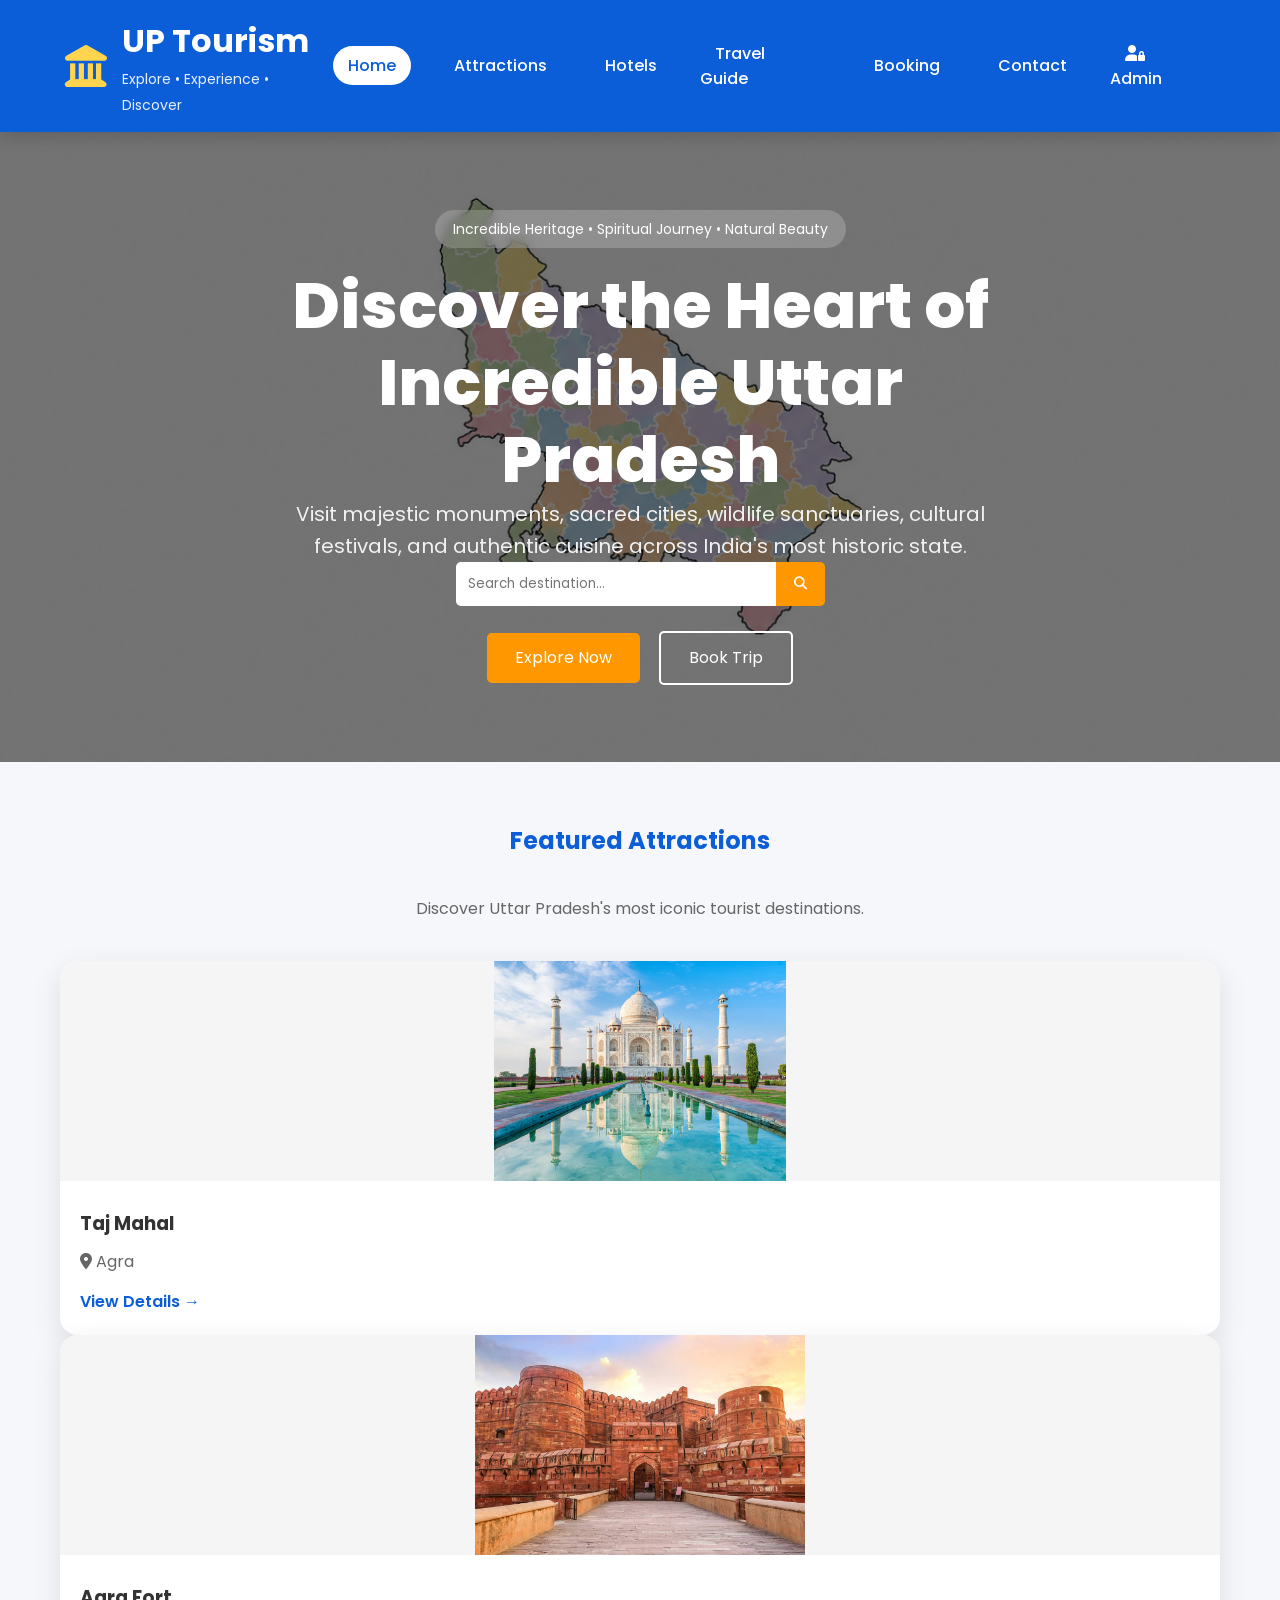
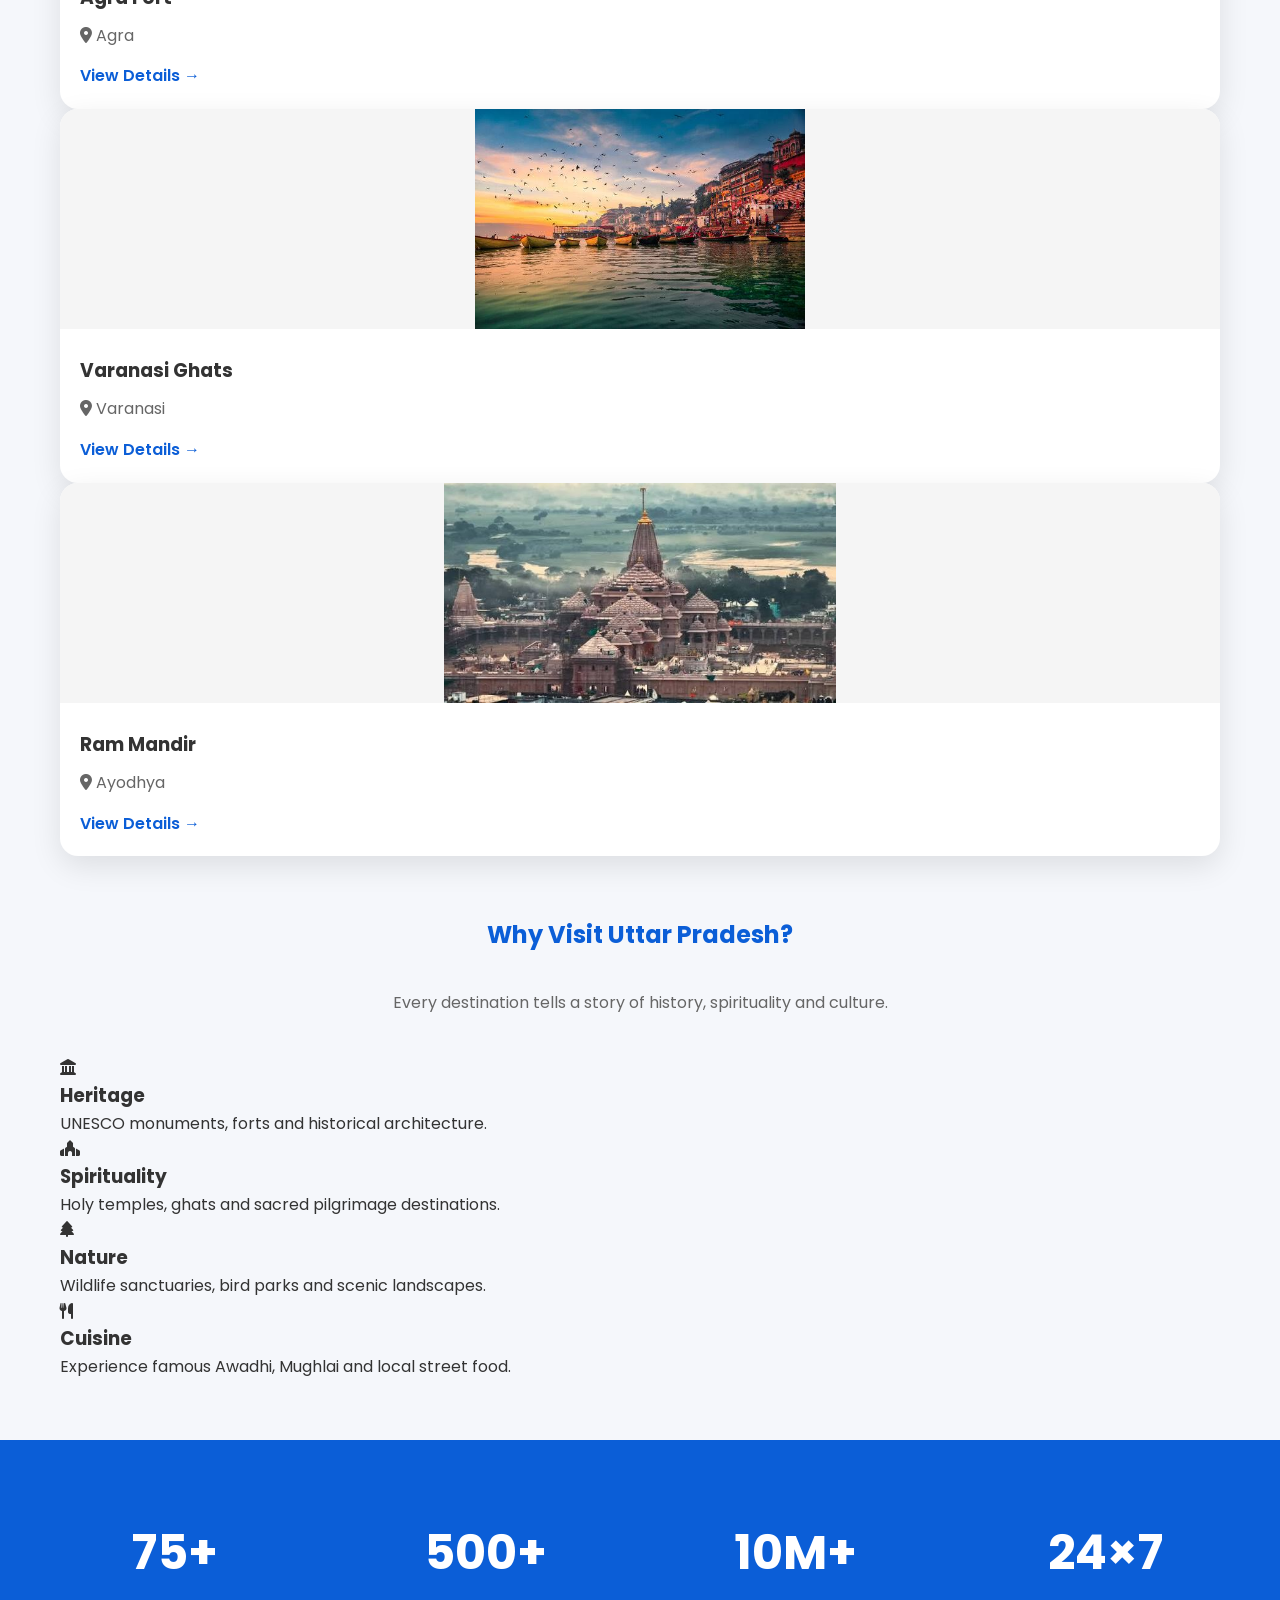
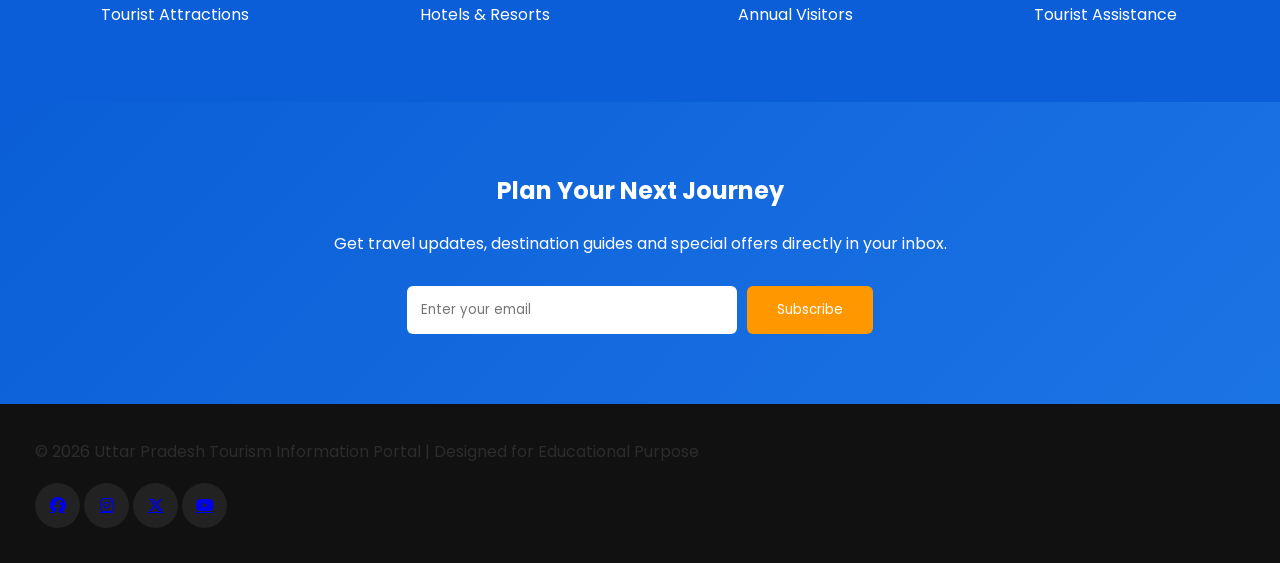
<file: index.html>
<!DOCTYPE html>
<html lang="en">

<head>
    <meta charset="UTF-8">
    <meta name="viewport" content="width=device-width, initial-scale=1.0">
    <title>Uttar Pradesh Tourism</title>

    <link rel="stylesheet" href="css/style.css">

    <link rel="preconnect" href="https://fonts.googleapis.com">
    <link rel="preconnect" href="https://fonts.gstatic.com" crossorigin>

    <link href="https://fonts.googleapis.com/css2?family=Poppins:wght@300;400;500;600;700;800&display=swap"
        rel="stylesheet">

    <link rel="stylesheet"
        href="https://cdnjs.cloudflare.com/ajax/libs/font-awesome/6.7.1/css/all.min.css">

</head>

<body>

    <!-- ================= HEADER ================= -->

    <header>

        <nav>

            <div class="logo">

                <i class="fa-solid fa-landmark"></i>

                <div>

                    <h2>UP Tourism</h2>

                    <small>Explore • Experience • Discover</small>

                </div>

            </div>

           <ul>

    <li><a href="index.html" class="active">Home</a></li>

    <li><a href="attractions.html">Attractions</a></li>

    <li><a href="hotels.html">Hotels</a></li>

    <li><a href="guides.html">Travel Guide</a></li>

    <li><a href="booking.html">Booking</a></li>

    <li><a href="contact.html">Contact</a></li>

    <li>
        <a href="admin-login.html">
            <i class="fa-solid fa-user-lock"></i> Admin
        </a>
    </li>

</ul>

    </header>

    <!-- ================= HERO ================= -->

    <section class="hero">

        <div class="overlay"></div>

        <div class="hero-content">

            <span class="hero-tag">
                Incredible Heritage • Spiritual Journey • Natural Beauty
            </span>

            <h1>Discover the Heart of Incredible Uttar Pradesh</h1>

            <p>

                Visit majestic monuments, sacred cities, wildlife sanctuaries,
                cultural festivals, and authentic cuisine across India's most
                historic state.

            </p>

            <div class="search-box">

                <input type="text" placeholder="Search destination...">

                <button>

                    <i class="fa-solid fa-magnifying-glass"></i>

                </button>

            </div>

            <div class="hero-buttons">

                <a href="attractions.html" class="btn">
                    Explore Now
                </a>

                <a href="booking.html" class="btn btn-outline">
                    Book Trip
                </a>

            </div>

        </div>

    </section>

    <!-- ================= FEATURED ================= -->

    <section class="section">

        <h2>Featured Attractions</h2>

        <p class="section-text">

            Discover Uttar Pradesh's most iconic tourist destinations.

        </p>

        <div class="cards">

            <div class="card">

                <img src="images/tajmahal.jpg" alt="Taj Mahal">

                <div class="card-content">

                    <h3>Taj Mahal</h3>

                    <p><i class="fa-solid fa-location-dot"></i> Agra</p>

                    <a href="attractions.html">View Details →</a>

                </div>

            </div>

            <div class="card">

                <img src="images/agrafort.jpg" alt="Agra Fort">

                <div class="card-content">

                    <h3>Agra Fort</h3>

                    <p><i class="fa-solid fa-location-dot"></i> Agra</p>

                    <a href="attractions.html">View Details →</a>

                </div>

            </div>

            <div class="card">

                <img src="images/varanasi.jpg" alt="Varanasi">

                <div class="card-content">

                    <h3>Varanasi Ghats</h3>

                    <p><i class="fa-solid fa-location-dot"></i> Varanasi</p>

                    <a href="attractions.html">View Details →</a>

                </div>

            </div>

            <div class="card">

                <img src="images/ayodhya.jpg" alt="Ayodhya">

                <div class="card-content">

                    <h3>Ram Mandir</h3>

                    <p><i class="fa-solid fa-location-dot"></i> Ayodhya</p>

                    <a href="attractions.html">View Details →</a>

                </div>

            </div>

        </div>

    </section>

    <!-- ================= WHY VISIT ================= -->

    <section class="section why">

        <h2>Why Visit Uttar Pradesh?</h2>

        <p class="section-text">

            Every destination tells a story of history, spirituality and culture.

        </p>

        <div class="features">

            <div class="feature">

                <i class="fa-solid fa-landmark"></i>

                <h3>Heritage</h3>

                <p>UNESCO monuments, forts and historical architecture.</p>

            </div>

            <div class="feature">

                <i class="fa-solid fa-place-of-worship"></i>

                <h3>Spirituality</h3>

                <p>Holy temples, ghats and sacred pilgrimage destinations.</p>

            </div>

            <div class="feature">

                <i class="fa-solid fa-tree"></i>

                <h3>Nature</h3>

                <p>Wildlife sanctuaries, bird parks and scenic landscapes.</p>

            </div>

            <div class="feature">

                <i class="fa-solid fa-utensils"></i>

                <h3>Cuisine</h3>

                <p>Experience famous Awadhi, Mughlai and local street food.</p>

            </div>

        </div>

    </section>

    <!-- ================= STATS ================= -->

    <section class="stats">

        <div class="stat-box">

            <h2>75+</h2>

            <p>Tourist Attractions</p>

        </div>

        <div class="stat-box">

            <h2>500+</h2>

            <p>Hotels & Resorts</p>

        </div>

        <div class="stat-box">

            <h2>10M+</h2>

            <p>Annual Visitors</p>

        </div>

        <div class="stat-box">

            <h2>24×7</h2>

            <p>Tourist Assistance</p>

        </div>

    </section>

    <!-- ================= NEWSLETTER ================= -->

    <section class="newsletter">

        <h2>Plan Your Next Journey</h2>

        <p>

            Get travel updates, destination guides and special offers directly
            in your inbox.

        </p>

        <div class="newsletter-box">

            <input type="email" placeholder="Enter your email">

            <button>Subscribe</button>

        </div>

    </section>

    <!-- ================= FOOTER ================= -->

    <footer>

        <p>

            © 2026 Uttar Pradesh Tourism Information Portal | Designed for Educational Purpose

        </p>

        <div class="social">

            <a href="#"><i class="fab fa-facebook"></i></a>

            <a href="#"><i class="fab fa-instagram"></i></a>

            <a href="#"><i class="fab fa-x-twitter"></i></a>

            <a href="#"><i class="fab fa-youtube"></i></a>

        </div>

    </footer>

    <script src="js/script.js"></script>
    <button id="topBtn" onclick="topFunction()">
    <i class="fa-solid fa-arrow-up"></i>
    </button>
</body>

</html>
</file>
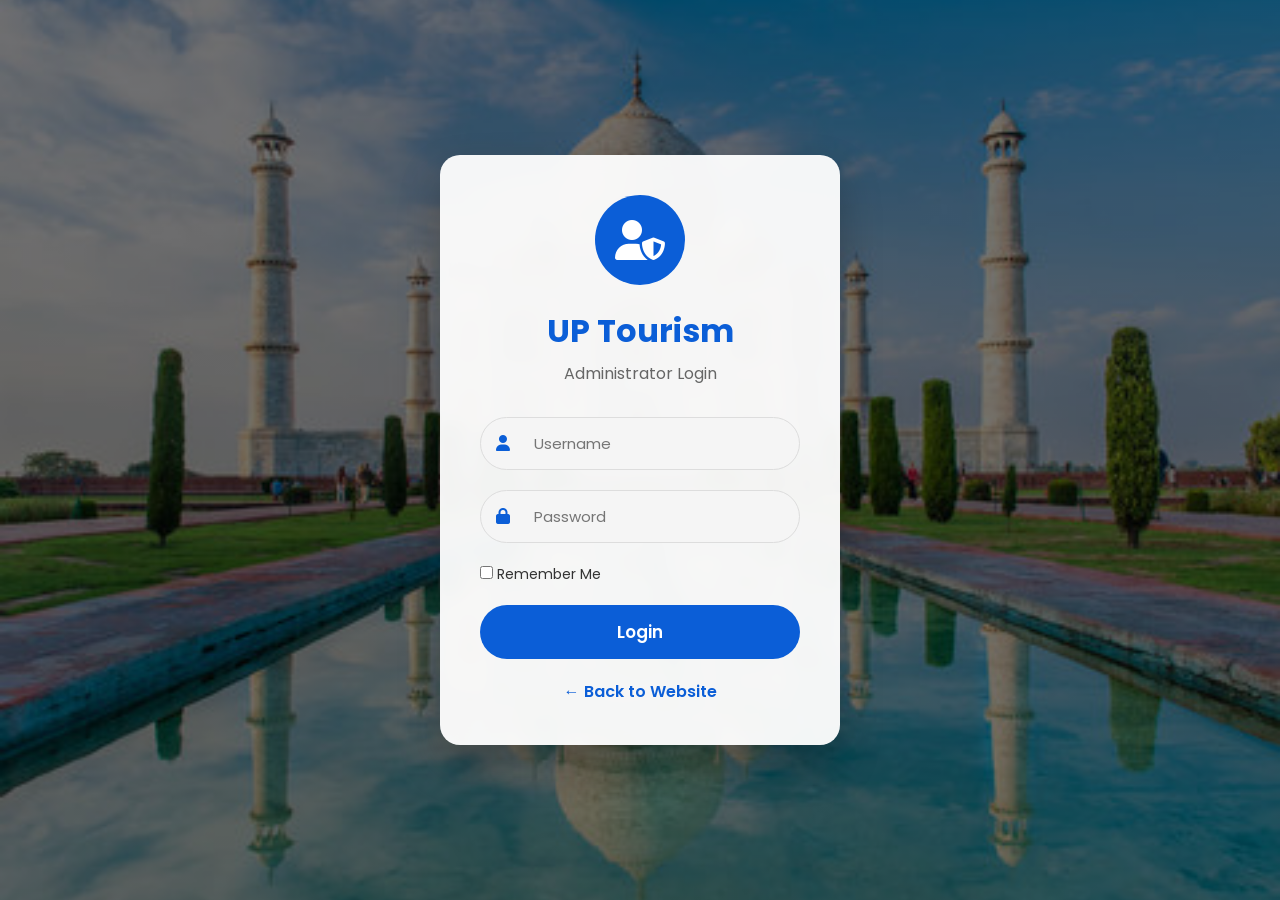
<file: admin-login.html>
<!DOCTYPE html>
<html lang="en">

<head>

<meta charset="UTF-8">

<meta name="viewport" content="width=device-width, initial-scale=1.0">

<title>Admin Login | UP Tourism</title>

<link rel="stylesheet" href="css/style.css">

<link rel="preconnect" href="https://fonts.googleapis.com">

<link rel="preconnect" href="https://fonts.gstatic.com" crossorigin>

<link href="https://fonts.googleapis.com/css2?family=Poppins:wght@300;400;500;600;700&display=swap" rel="stylesheet">

<link rel="stylesheet"
href="https://cdnjs.cloudflare.com/ajax/libs/font-awesome/6.7.1/css/all.min.css">

</head>

<body>

<div class="login-page">

<div class="login-box">

<div class="login-icon">

<i class="fa-solid fa-user-shield"></i>

</div>

<h1>UP Tourism</h1>

<p>Administrator Login</p>

<form onsubmit="return loginAdmin()">

<div class="input-box">

<i class="fa-solid fa-user"></i>

<input
type="text"
id="username"
placeholder="Username"
required>

</div>

<div class="input-box">

<i class="fa-solid fa-lock"></i>

<input
type="password"
id="password"
placeholder="Password"
required>

</div>

<div class="remember">

<label>

<input type="checkbox">

Remember Me

</label>

</div>

<button type="submit" class="login-btn">

Login

</button>

</form>

<a href="index.html" class="back-home">

← Back to Website

</a>

</div>

</div>

<script src="js/admin.js"></script>

</body>

</html>
</file>
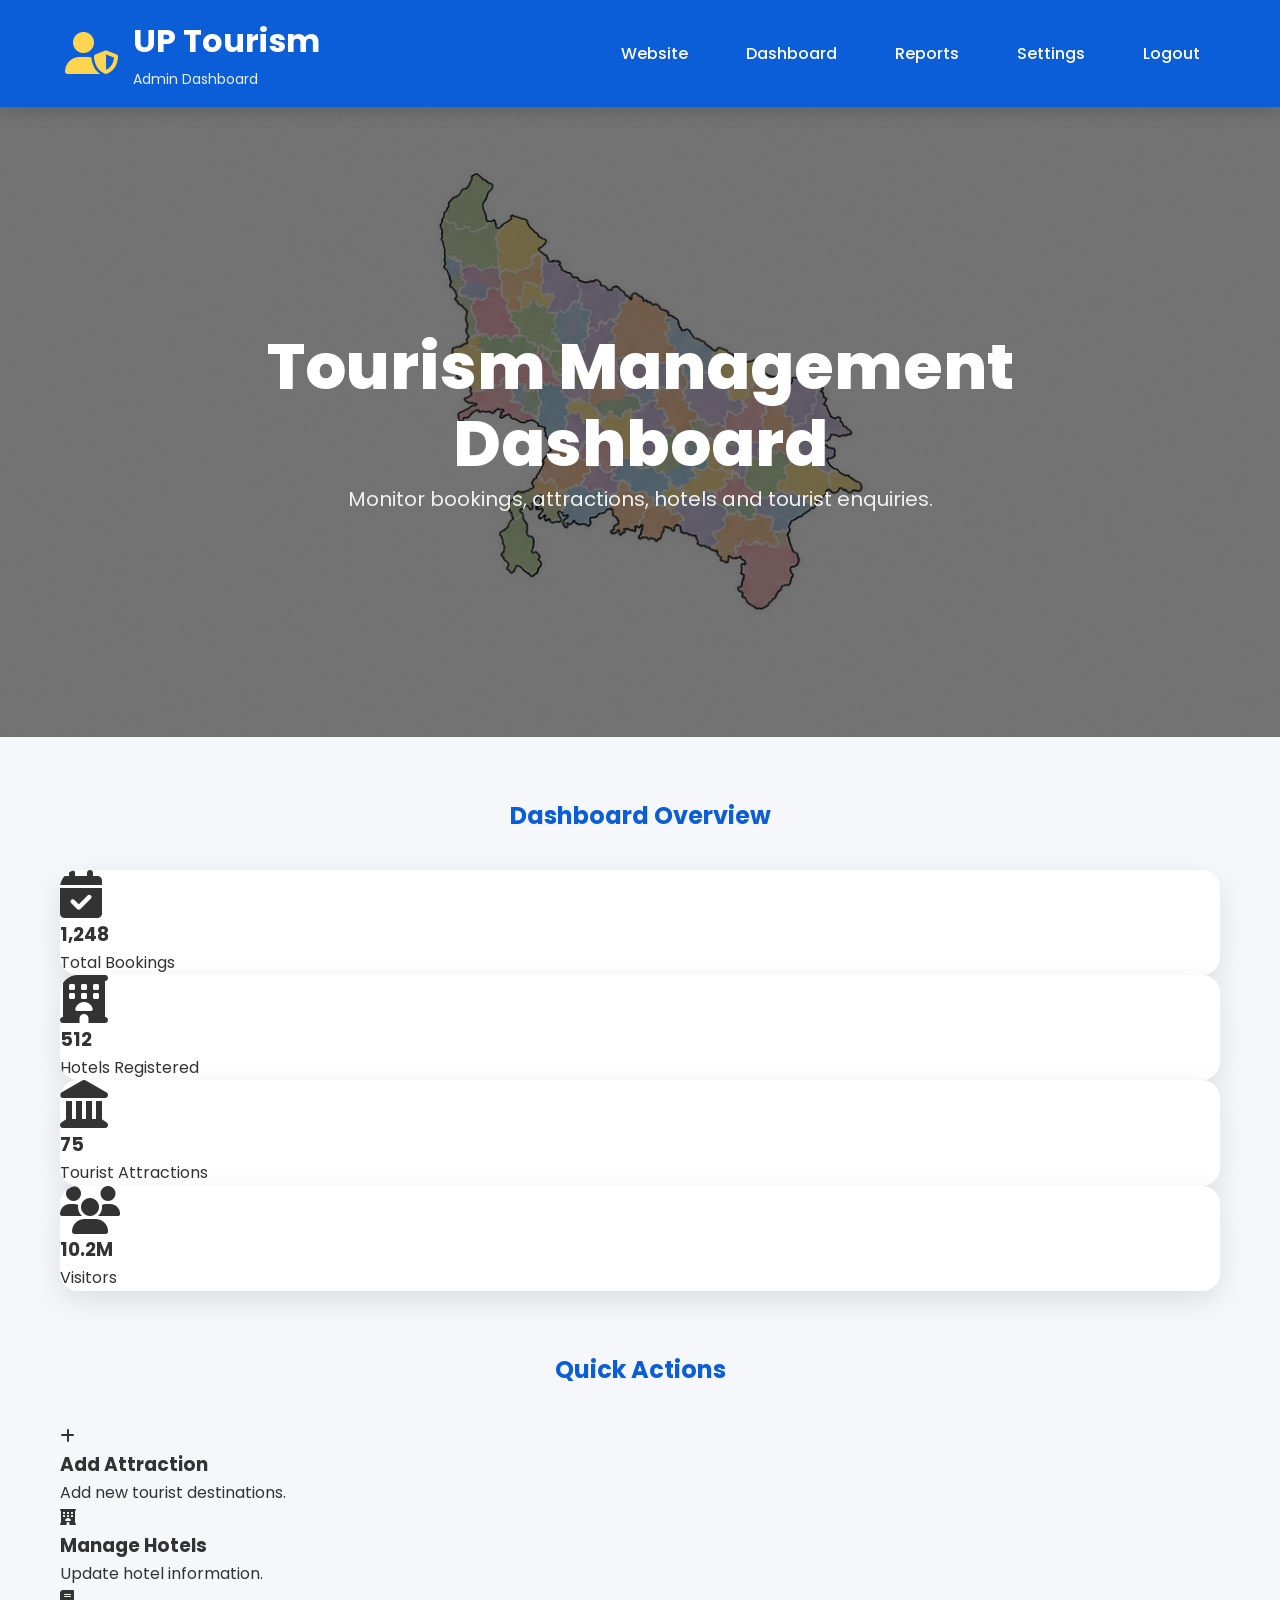
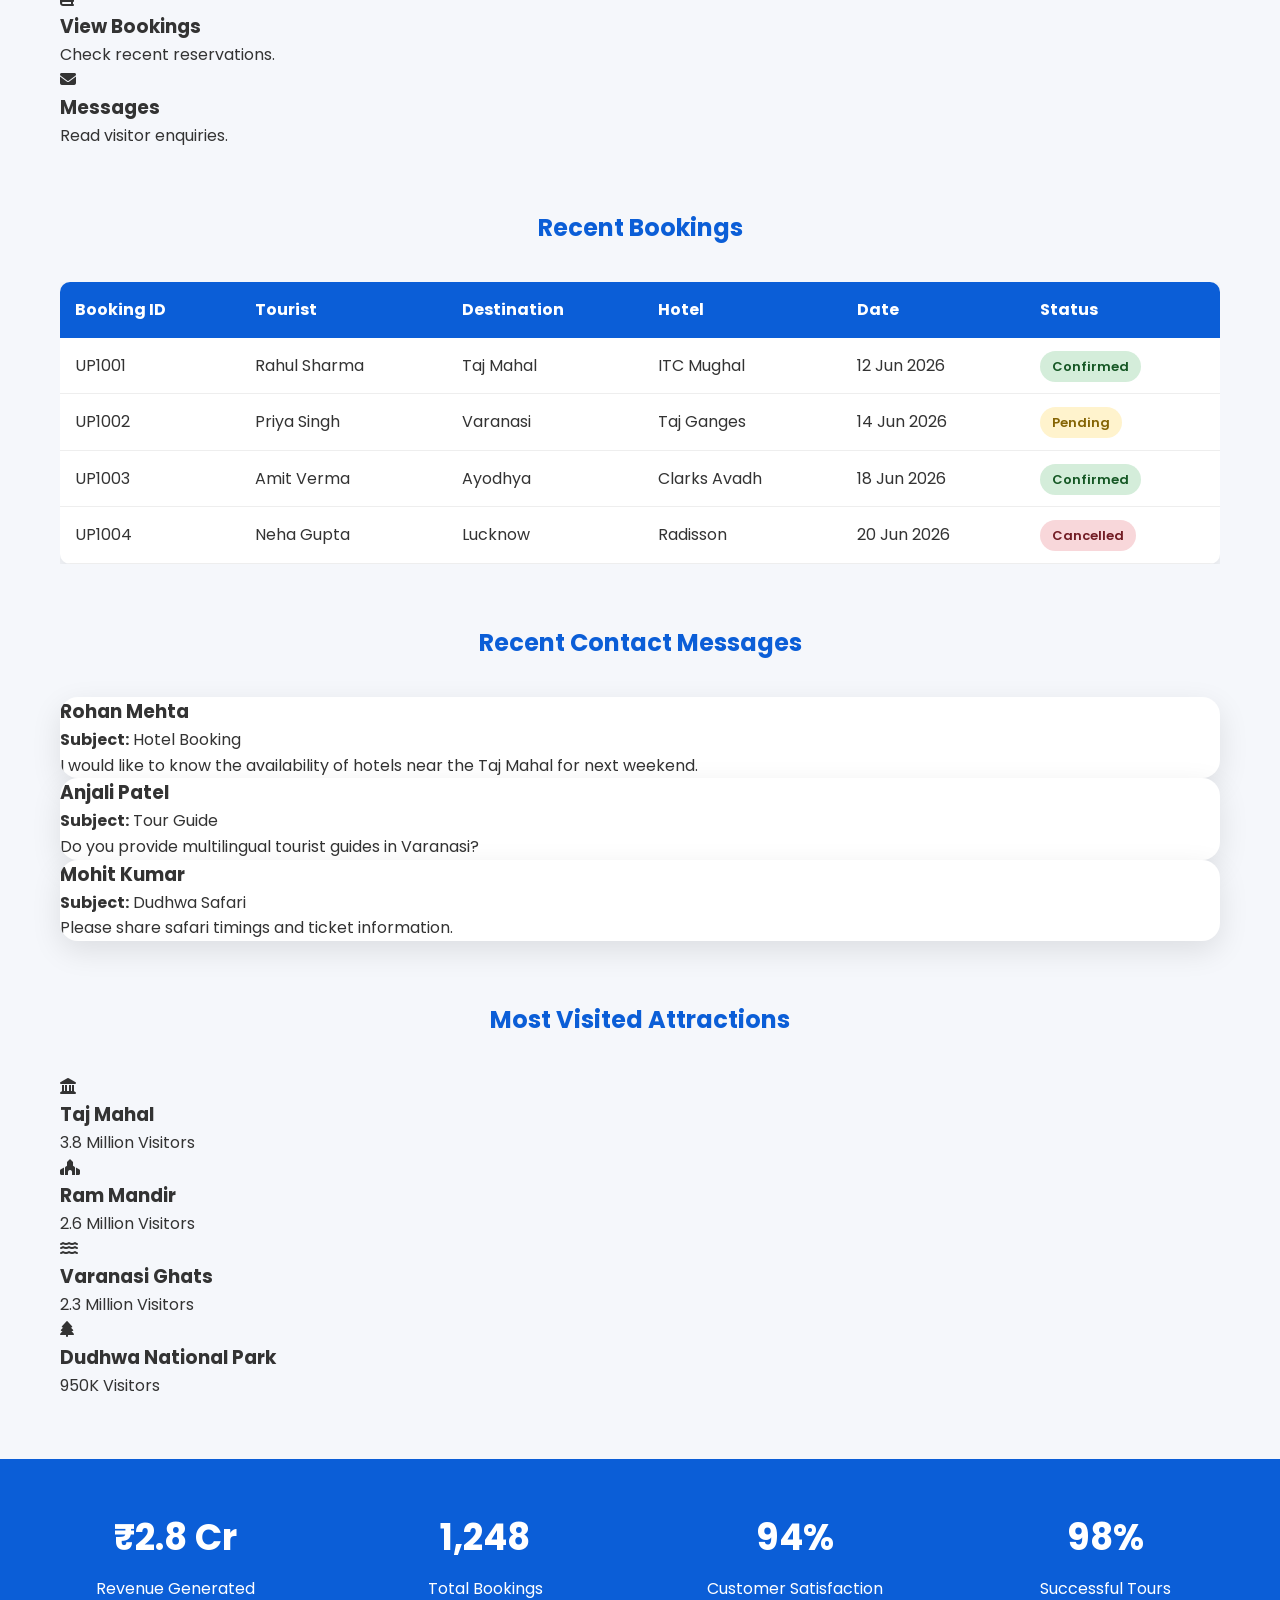
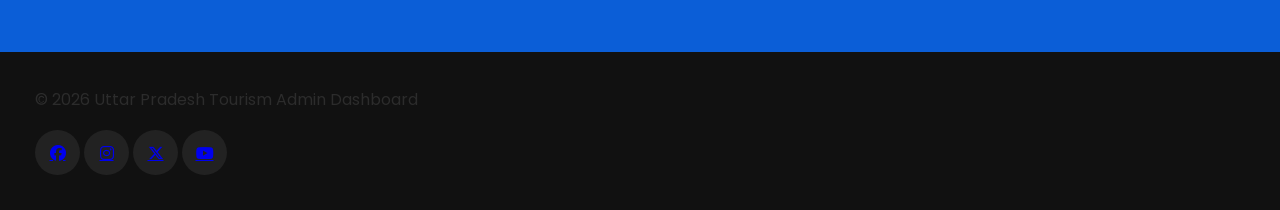
<file: admin.html>
<!DOCTYPE html>
<html lang="en">

<head>

<meta charset="UTF-8">

<meta name="viewport" content="width=device-width, initial-scale=1.0">

<title>Admin Dashboard | UP Tourism</title>

<link rel="stylesheet" href="css/style.css">

<link rel="preconnect" href="https://fonts.googleapis.com">

<link rel="preconnect" href="https://fonts.gstatic.com" crossorigin>

<link href="https://fonts.googleapis.com/css2?family=Poppins:wght@300;400;500;600;700&display=swap" rel="stylesheet">

<link rel="stylesheet"
href="https://cdnjs.cloudflare.com/ajax/libs/font-awesome/6.7.1/css/all.min.css">

</head>

<body>

<header>

<nav>

<div class="logo">

<i class="fa-solid fa-user-shield"></i>

<div>

<h2>UP Tourism</h2>

<small>Admin Dashboard</small>

</div>

</div>

<ul>

<li><a href="index.html">Website</a></li>

<li><a href="#">Dashboard</a></li>

<li><a href="#">Reports</a></li>

<li><a href="#">Settings</a></li>

<li><a href="index.html">Logout</a></li>

</ul>

</nav>

</header>

<section class="hero">

<div class="overlay"></div>

<div class="hero-content">

<h1>Tourism Management Dashboard</h1>

<p>

Monitor bookings, attractions, hotels and tourist enquiries.

</p>

</div>

</section>

<section class="section">

<h2>Dashboard Overview</h2>

<div class="cards">

<div class="card">

<i class="fa-solid fa-calendar-check fa-3x"></i>

<h3>1,248</h3>

<p>Total Bookings</p>

</div>

<div class="card">

<i class="fa-solid fa-hotel fa-3x"></i>

<h3>512</h3>

<p>Hotels Registered</p>

</div>

<div class="card">

<i class="fa-solid fa-landmark fa-3x"></i>

<h3>75</h3>

<p>Tourist Attractions</p>

</div>

<div class="card">

<i class="fa-solid fa-users fa-3x"></i>

<h3>10.2M</h3>

<p>Visitors</p>

</div>

</div>

</section>

<section class="section">

<h2>Quick Actions</h2>

<div class="features">

<div class="feature">

<i class="fa-solid fa-plus"></i>

<h3>Add Attraction</h3>

<p>

Add new tourist destinations.

</p>

</div>

<div class="feature">

<i class="fa-solid fa-hotel"></i>

<h3>Manage Hotels</h3>

<p>

Update hotel information.

</p>

</div>

<div class="feature">

<i class="fa-solid fa-book"></i>

<h3>View Bookings</h3>

<p>

Check recent reservations.

</p>

</div>

<div class="feature">

<i class="fa-solid fa-envelope"></i>

<h3>Messages</h3>

<p>

Read visitor enquiries.

</p>

</div>

</div>

</section>
<!-- ================= Recent Bookings ================= -->

<section class="section">

    <h2>Recent Bookings</h2>

    <div style="overflow-x:auto;">

        <table class="admin-table">

            <thead>

                <tr>

                    <th>Booking ID</th>

                    <th>Tourist</th>

                    <th>Destination</th>

                    <th>Hotel</th>

                    <th>Date</th>

                    <th>Status</th>

                </tr>

            </thead>

            <tbody>

                <tr>

                    <td>UP1001</td>

                    <td>Rahul Sharma</td>

                    <td>Taj Mahal</td>

                    <td>ITC Mughal</td>

                    <td>12 Jun 2026</td>

                    <td><span class="status confirmed">Confirmed</span></td>

                </tr>

                <tr>

                    <td>UP1002</td>

                    <td>Priya Singh</td>

                    <td>Varanasi</td>

                    <td>Taj Ganges</td>

                    <td>14 Jun 2026</td>

                    <td><span class="status pending">Pending</span></td>

                </tr>

                <tr>

                    <td>UP1003</td>

                    <td>Amit Verma</td>

                    <td>Ayodhya</td>

                    <td>Clarks Avadh</td>

                    <td>18 Jun 2026</td>

                    <td><span class="status confirmed">Confirmed</span></td>

                </tr>

                <tr>

                    <td>UP1004</td>

                    <td>Neha Gupta</td>

                    <td>Lucknow</td>

                    <td>Radisson</td>

                    <td>20 Jun 2026</td>

                    <td><span class="status cancelled">Cancelled</span></td>

                </tr>

            </tbody>

        </table>

    </div>

</section>

<!-- ================= Recent Enquiries ================= -->

<section class="section">

    <h2>Recent Contact Messages</h2>

    <div class="cards">

        <div class="card">

            <h3>Rohan Mehta</h3>

            <p><strong>Subject:</strong> Hotel Booking</p>

            <p>

                I would like to know the availability of hotels near the
                Taj Mahal for next weekend.

            </p>

        </div>

        <div class="card">

            <h3>Anjali Patel</h3>

            <p><strong>Subject:</strong> Tour Guide</p>

            <p>

                Do you provide multilingual tourist guides in Varanasi?

            </p>

        </div>

        <div class="card">

            <h3>Mohit Kumar</h3>

            <p><strong>Subject:</strong> Dudhwa Safari</p>

            <p>

                Please share safari timings and ticket information.

            </p>

        </div>

    </div>

</section>

<!-- ================= Popular Destinations ================= -->

<section class="section why">

    <h2>Most Visited Attractions</h2>

    <div class="features">

        <div class="feature">

            <i class="fa-solid fa-landmark"></i>

            <h3>Taj Mahal</h3>

            <p>

                3.8 Million Visitors

            </p>

        </div>

        <div class="feature">

            <i class="fa-solid fa-place-of-worship"></i>

            <h3>Ram Mandir</h3>

            <p>

                2.6 Million Visitors

            </p>

        </div>

        <div class="feature">

            <i class="fa-solid fa-water"></i>

            <h3>Varanasi Ghats</h3>

            <p>

                2.3 Million Visitors

            </p>

        </div>

        <div class="feature">

            <i class="fa-solid fa-tree"></i>

            <h3>Dudhwa National Park</h3>

            <p>

                950K Visitors

            </p>

        </div>

    </div>

</section>

<!-- ================= Statistics ================= -->

<section class="stats">

    <div>

        <h2>₹2.8 Cr</h2>

        <p>Revenue Generated</p>

    </div>

    <div>

        <h2>1,248</h2>

        <p>Total Bookings</p>

    </div>

    <div>

        <h2>94%</h2>

        <p>Customer Satisfaction</p>

    </div>

    <div>

        <h2>98%</h2>

        <p>Successful Tours</p>

    </div>

</section>

<!-- ================= Footer ================= -->

<footer>

    <p>

        © 2026 Uttar Pradesh Tourism Admin Dashboard

    </p>

    <div class="social">

        <a href="#"><i class="fab fa-facebook"></i></a>

        <a href="#"><i class="fab fa-instagram"></i></a>

        <a href="#"><i class="fab fa-x-twitter"></i></a>

        <a href="#"><i class="fab fa-youtube"></i></a>

    </div>

</footer>

<button id="topBtn" onclick="topFunction()">

    <i class="fa-solid fa-arrow-up"></i>

</button>

<script src="js/script.js"></script>

</body>

</html>
</file>
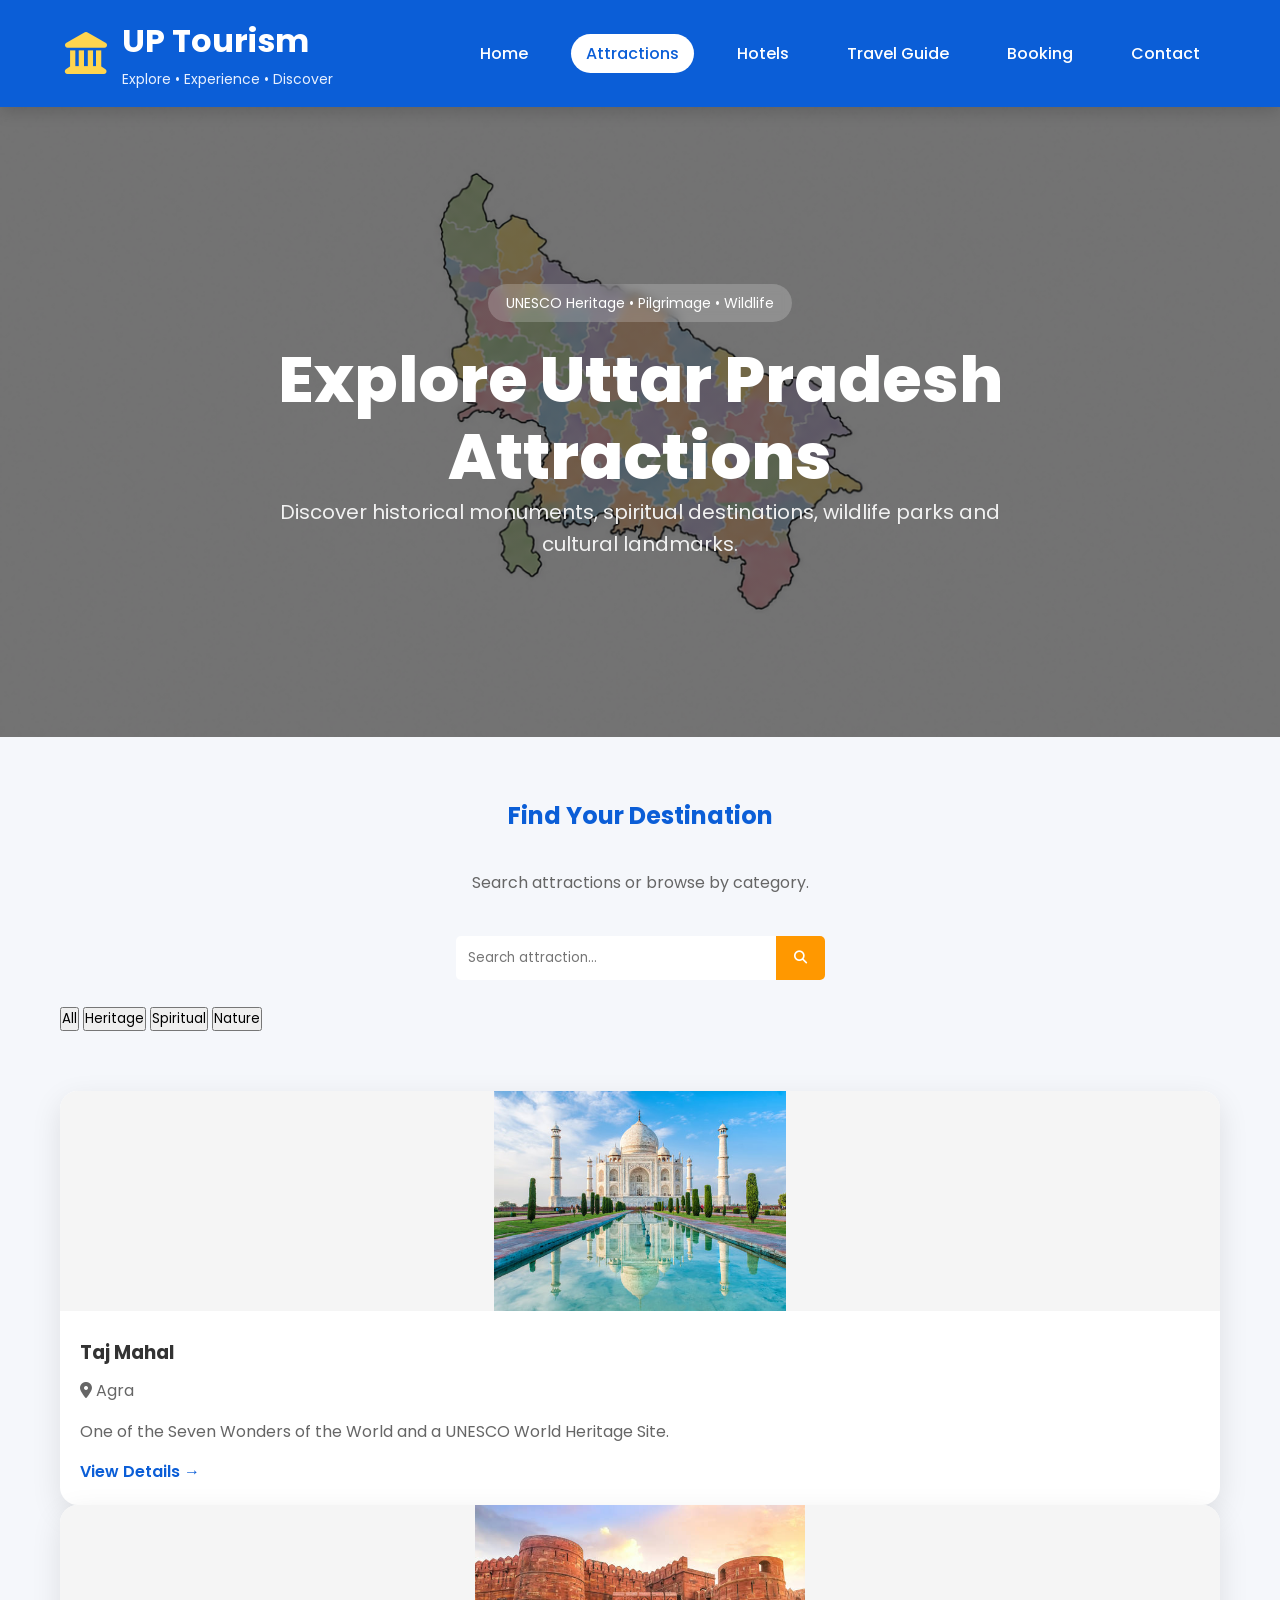
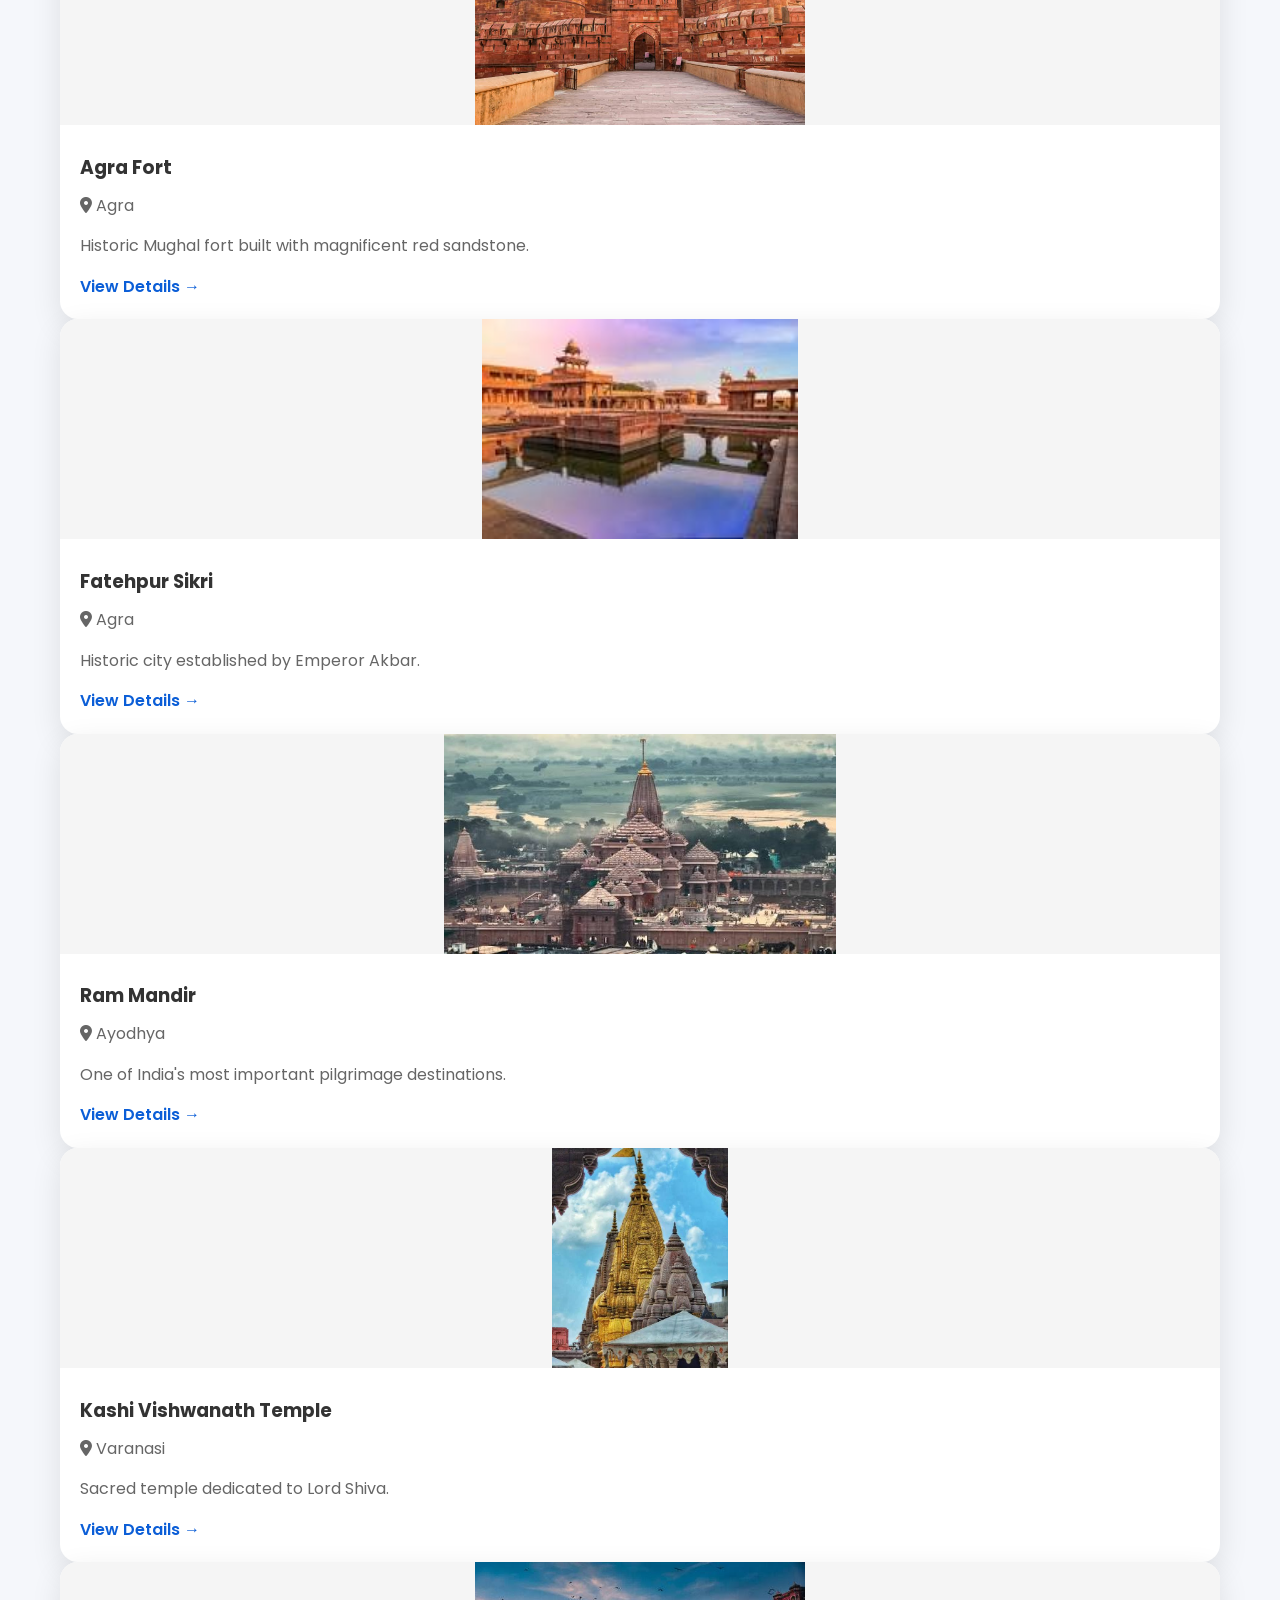
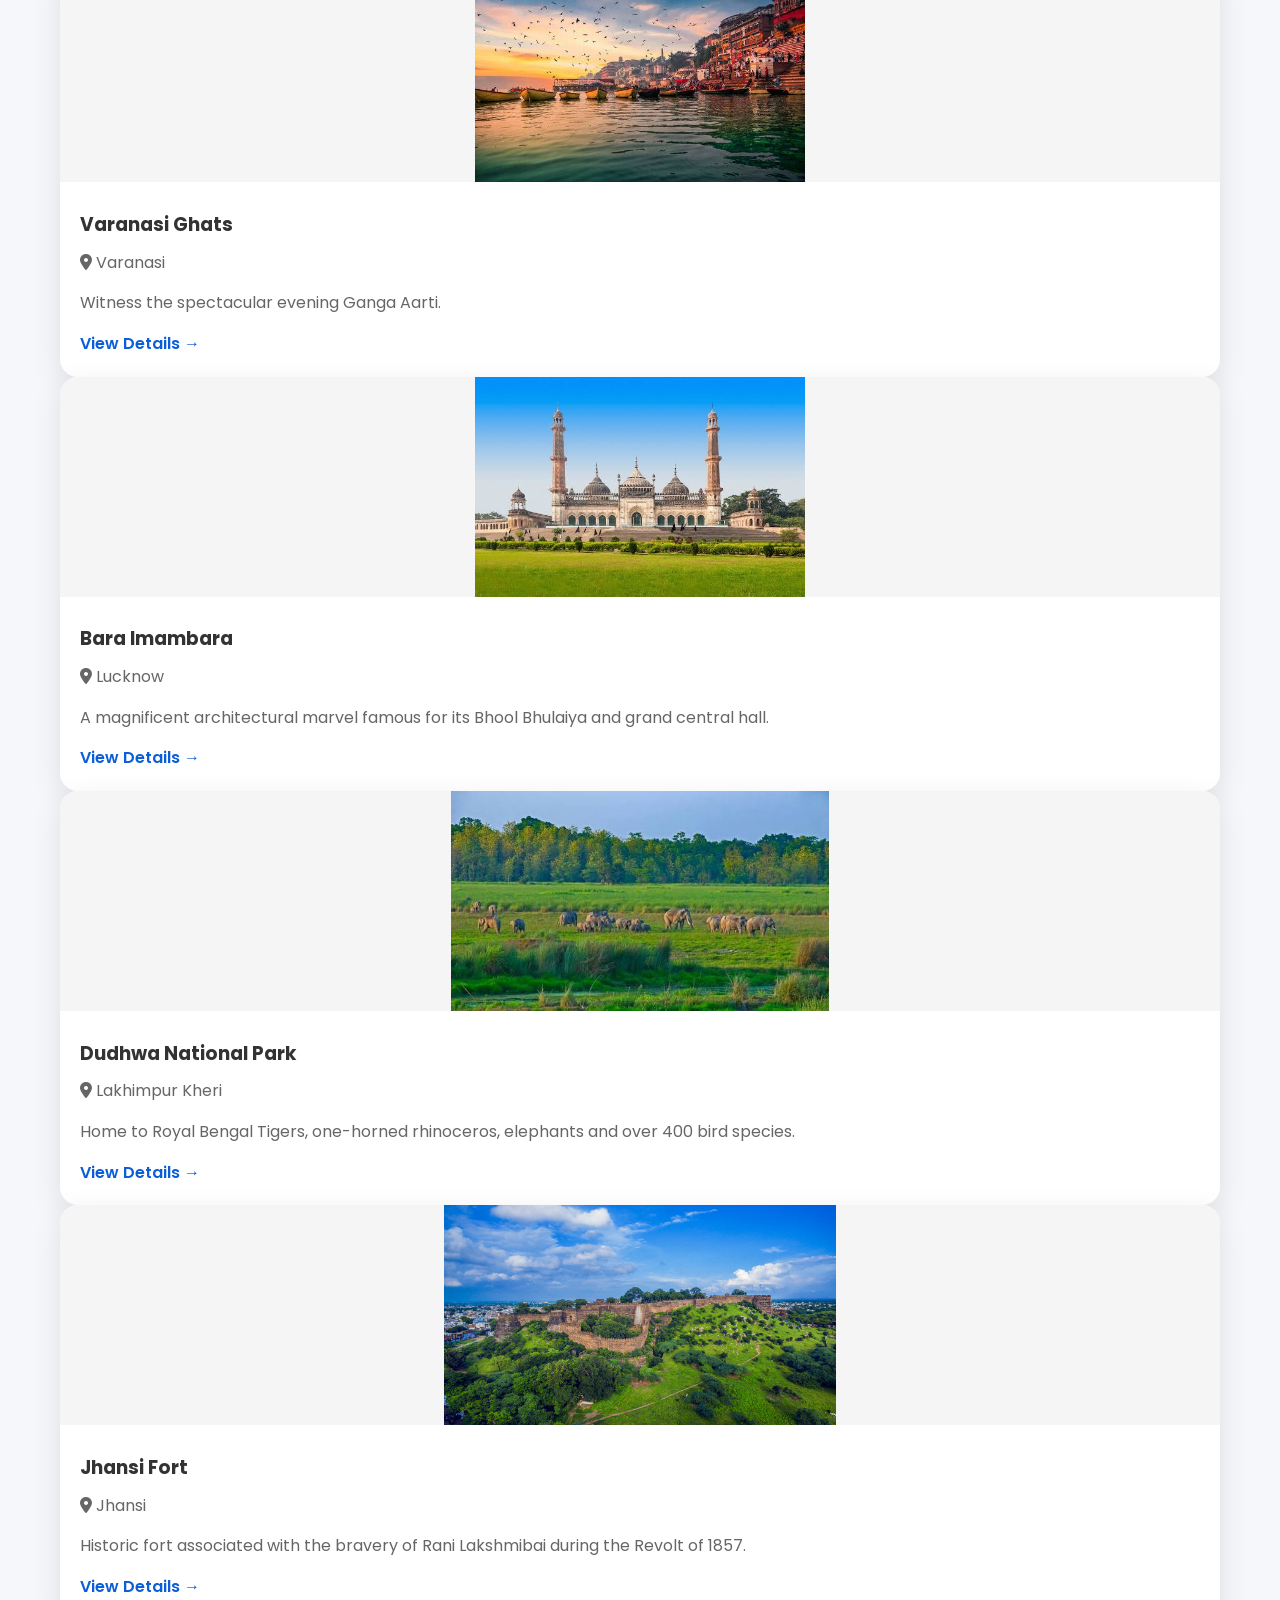
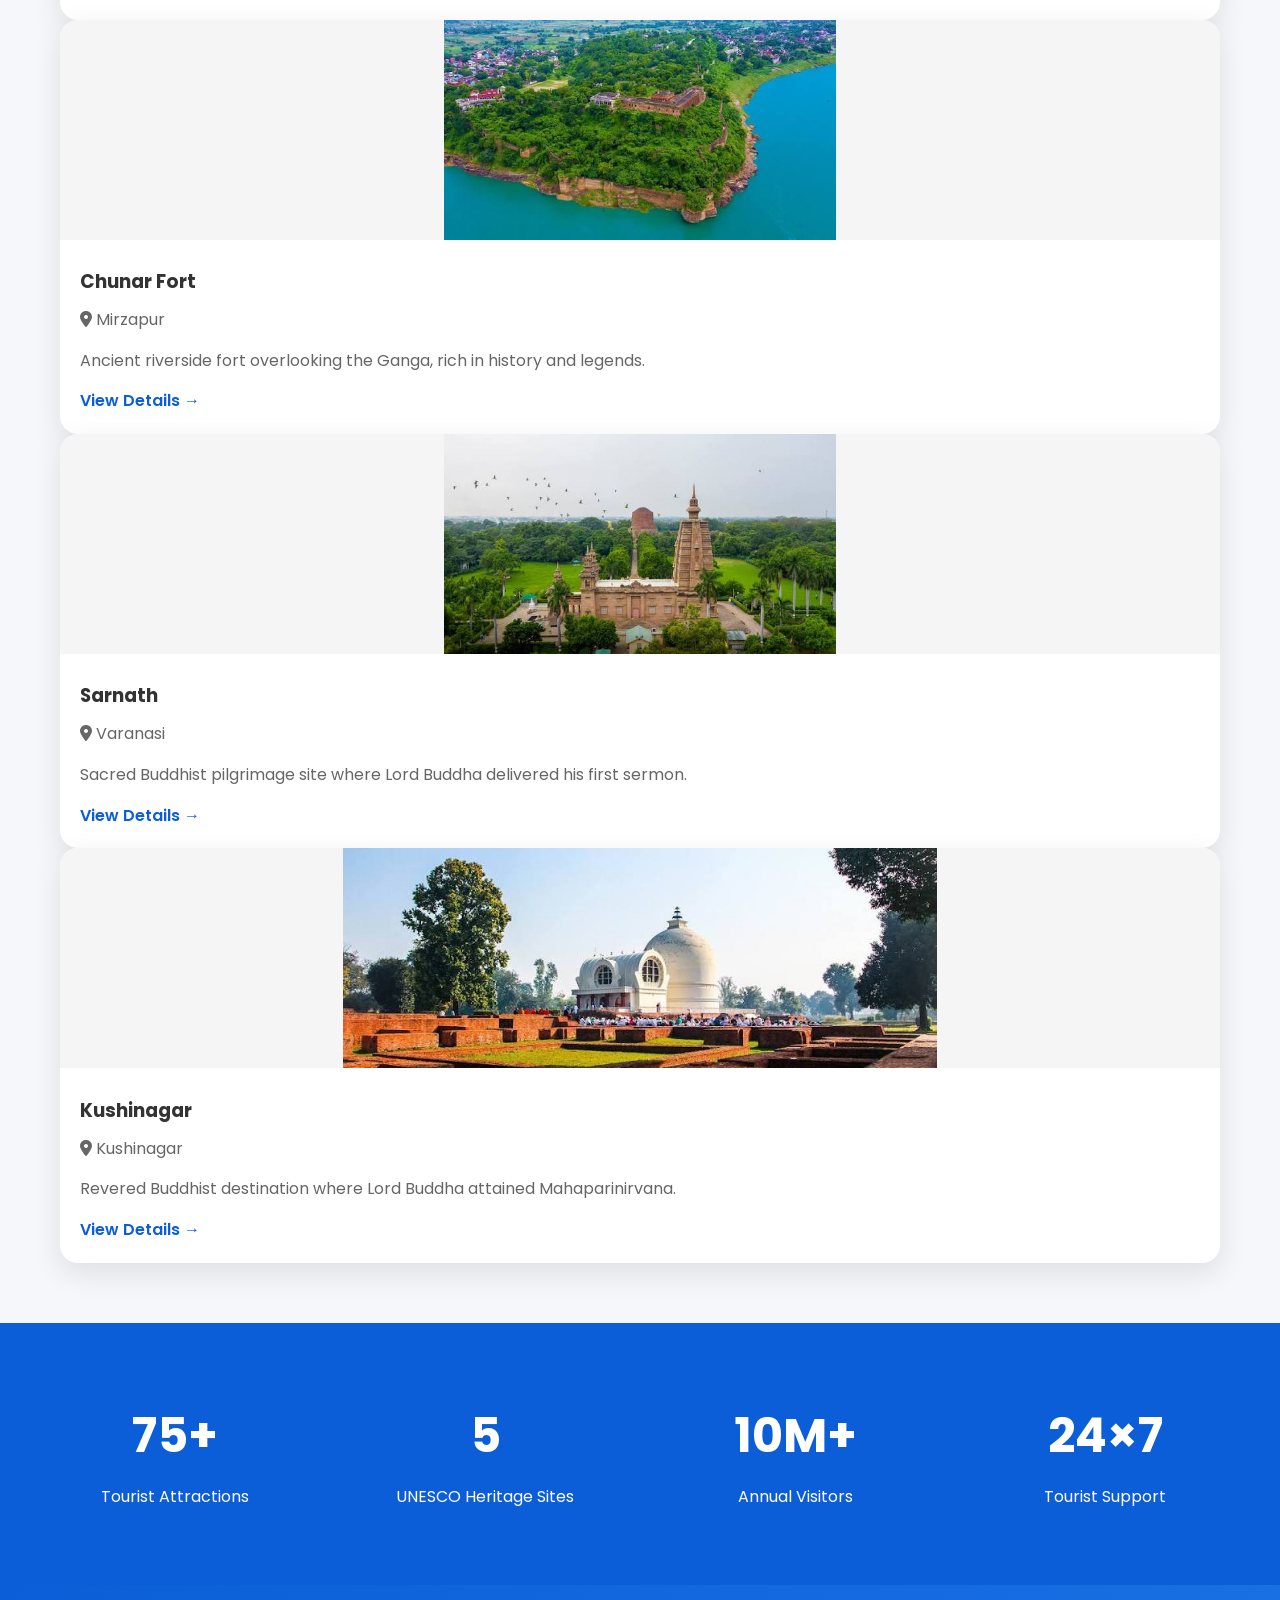
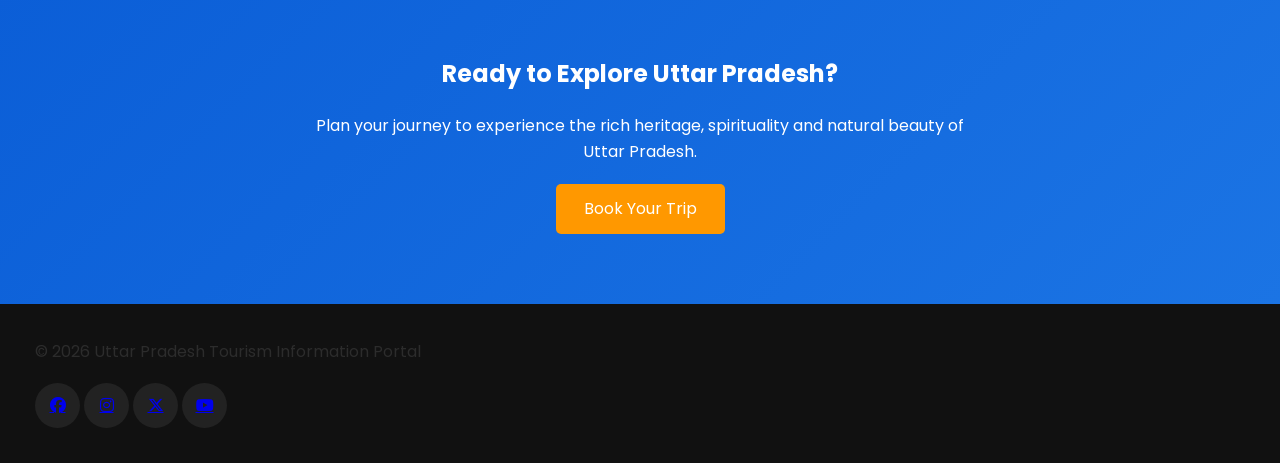
<file: attractions.html>
<!DOCTYPE html>
<html lang="en">

<head>

    <meta charset="UTF-8">
    <meta name="viewport" content="width=device-width, initial-scale=1.0">

    <title>Attractions | Uttar Pradesh Tourism</title>

    <link rel="stylesheet" href="css/style.css">

    <link rel="preconnect" href="https://fonts.googleapis.com">

    <link rel="preconnect" href="https://fonts.gstatic.com" crossorigin>

    <link href="https://fonts.googleapis.com/css2?family=Poppins:wght@300;400;500;600;700&display=swap"
        rel="stylesheet">

    <link rel="stylesheet"
        href="https://cdnjs.cloudflare.com/ajax/libs/font-awesome/6.7.1/css/all.min.css">

</head>

<body>

    <!-- ================= Header ================= -->

    <header>

        <nav>

            <div class="logo">

                <i class="fa-solid fa-landmark"></i>

                <div>

                    <h2>UP Tourism</h2>

                    <small>Explore • Experience • Discover</small>

                </div>

            </div>

            <ul>

                <li><a href="index.html">Home</a></li>

                <li><a href="attractions.html" class="active">Attractions</a></li>

                <li><a href="hotels.html">Hotels</a></li>

                <li><a href="guides.html">Travel Guide</a></li>

                <li><a href="booking.html">Booking</a></li>

                <li><a href="contact.html">Contact</a></li>

            </ul>

        </nav>

    </header>

    <!-- ================= Hero ================= -->

    <section class="hero">

        <div class="overlay"></div>

        <div class="hero-content">

            <span class="hero-tag">
                UNESCO Heritage • Pilgrimage • Wildlife
            </span>

            <h1>Explore Uttar Pradesh Attractions</h1>

            <p>

                Discover historical monuments, spiritual destinations,
                wildlife parks and cultural landmarks.

            </p>

        </div>

    </section>

    <!-- ================= Search ================= -->

    <section class="section">

        <h2>Find Your Destination</h2>

        <p class="section-text">

            Search attractions or browse by category.

        </p>

        <div class="search-box">

            <input
                type="text"
                id="searchInput"
                placeholder="Search attraction...">

            <button>

                <i class="fa-solid fa-magnifying-glass"></i>

            </button>

        </div>

        <div class="filter-buttons">

            <button class="filter-btn active" data-filter="all">

                All

            </button>

            <button class="filter-btn" data-filter="heritage">

                Heritage

            </button>

            <button class="filter-btn" data-filter="spiritual">

                Spiritual

            </button>

            <button class="filter-btn" data-filter="nature">

                Nature

            </button>

        </div>

    </section>

    <!-- ================= Attractions ================= -->

    <section class="section">

        <div class="cards">

            <!-- Taj Mahal -->

            <div class="card attraction heritage">

                <img src="images/tajmahal.jpg" alt="Taj Mahal">

                <div class="card-content">

                    <h3>Taj Mahal</h3>

                    <p>

                        <i class="fa-solid fa-location-dot"></i>

                        Agra

                    </p>

                    <p>

                        One of the Seven Wonders of the World and a UNESCO
                        World Heritage Site.

                    </p>

                    <a href="#">View Details →</a>

                </div>

            </div>

            <!-- Agra Fort -->

            <div class="card attraction heritage">

                <img src="images/agrafort.jpg" alt="Agra Fort">

                <div class="card-content">

                    <h3>Agra Fort</h3>

                    <p>

                        <i class="fa-solid fa-location-dot"></i>

                        Agra

                    </p>

                    <p>

                        Historic Mughal fort built with magnificent red sandstone.

                    </p>

                    <a href="#">View Details →</a>

                </div>

            </div>

            <!-- Fatehpur Sikri -->

            <div class="card attraction heritage">

                <img src="images/fatehpursikri.jpg" alt="Fatehpur Sikri">

                <div class="card-content">

                    <h3>Fatehpur Sikri</h3>

                    <p>

                        <i class="fa-solid fa-location-dot"></i>

                        Agra

                    </p>

                    <p>

                        Historic city established by Emperor Akbar.

                    </p>

                    <a href="#">View Details →</a>

                </div>

            </div>

            <!-- Ram Mandir -->

            <div class="card attraction spiritual">

                <img src="images/ayodhya.jpg" alt="Ram Mandir">

                <div class="card-content">

                    <h3>Ram Mandir</h3>

                    <p>

                        <i class="fa-solid fa-location-dot"></i>

                        Ayodhya

                    </p>

                    <p>

                        One of India's most important pilgrimage destinations.

                    </p>

                    <a href="#">View Details →</a>

                </div>

            </div>

            <!-- Kashi Vishwanath -->

            <div class="card attraction spiritual">

                <img src="images/kashi.jpg" alt="Kashi Vishwanath">

                <div class="card-content">

                    <h3>Kashi Vishwanath Temple</h3>

                    <p>

                        <i class="fa-solid fa-location-dot"></i>

                        Varanasi

                    </p>

                    <p>

                        Sacred temple dedicated to Lord Shiva.

                    </p>

                    <a href="#">View Details →</a>

                </div>

            </div>

            <!-- Varanasi Ghats -->

            <div class="card attraction spiritual">

                <img src="images/varanasi.jpg" alt="Varanasi Ghats">

                <div class="card-content">

                    <h3>Varanasi Ghats</h3>

                    <p>

                        <i class="fa-solid fa-location-dot"></i>

                        Varanasi

                    </p>

                    <p>

                        Witness the spectacular evening Ganga Aarti.

                    </p>

                    <a href="#">View Details →</a>

                </div>

            </div>

        </div>

    
                <!-- Bara Imambara -->

            <div class="card attraction heritage">

                <img src="images/baraimambara.jpg" alt="Bara Imambara">

                <div class="card-content">

                    <h3>Bara Imambara</h3>

                    <p>

                        <i class="fa-solid fa-location-dot"></i>

                        Lucknow

                    </p>

                    <p>

                        A magnificent architectural marvel famous for its
                        Bhool Bhulaiya and grand central hall.

                    </p>

                    <a href="booking.html">View Details →</a>

                </div>

            </div>

            <!-- Dudhwa National Park -->

            <div class="card attraction nature">

                <img src="images/dudhwa.jpg" alt="Dudhwa National Park">

                <div class="card-content">

                    <h3>Dudhwa National Park</h3>

                    <p>

                        <i class="fa-solid fa-location-dot"></i>

                        Lakhimpur Kheri

                    </p>

                    <p>

                        Home to Royal Bengal Tigers, one-horned rhinoceros,
                        elephants and over 400 bird species.

                    </p>

                    <a href="booking.html">View Details →</a>

                </div>

            </div>

            <!-- Jhansi Fort -->

            <div class="card attraction heritage">

                <img src="images/jhansi.jpg" alt="Jhansi Fort">

                <div class="card-content">

                    <h3>Jhansi Fort</h3>

                    <p>

                        <i class="fa-solid fa-location-dot"></i>

                        Jhansi

                    </p>

                    <p>

                        Historic fort associated with the bravery of
                        Rani Lakshmibai during the Revolt of 1857.

                    </p>

                    <a href="booking.html">View Details →</a>

                </div>

            </div>

            <!-- Chunar Fort -->

            <div class="card attraction heritage">

                <img src="images/chunar.jpg" alt="Chunar Fort">

                <div class="card-content">

                    <h3>Chunar Fort</h3>

                    <p>

                        <i class="fa-solid fa-location-dot"></i>

                        Mirzapur

                    </p>

                    <p>

                        Ancient riverside fort overlooking the Ganga,
                        rich in history and legends.

                    </p>

                    <a href="booking.html">View Details →</a>

                </div>

            </div>

            <!-- Sarnath -->

            <div class="card attraction spiritual">

                <img src="images/sarnath.jpg" alt="Sarnath">

                <div class="card-content">

                    <h3>Sarnath</h3>

                    <p>

                        <i class="fa-solid fa-location-dot"></i>

                        Varanasi

                    </p>

                    <p>

                        Sacred Buddhist pilgrimage site where Lord Buddha
                        delivered his first sermon.

                    </p>

                    <a href="booking.html">View Details →</a>

                </div>

            </div>

            <!-- Kushinagar -->

            <div class="card attraction spiritual">

                <img src="images/kushinagar.jpg" alt="Kushinagar">

                <div class="card-content">

                    <h3>Kushinagar</h3>

                    <p>

                        <i class="fa-solid fa-location-dot"></i>

                        Kushinagar

                    </p>

                    <p>

                        Revered Buddhist destination where Lord Buddha
                        attained Mahaparinirvana.

                    </p>

                    <a href="booking.html">View Details →</a>

                </div>

            </div>

        </div>

    </section>

    <!-- ================= Statistics ================= -->

    <section class="stats">

        <div class="stat-box">

            <h2>75+</h2>

            <p>Tourist Attractions</p>

        </div>

        <div class="stat-box">

            <h2>5</h2>

            <p>UNESCO Heritage Sites</p>

        </div>

        <div class="stat-box">

            <h2>10M+</h2>

            <p>Annual Visitors</p>

        </div>

        <div class="stat-box">

            <h2>24×7</h2>

            <p>Tourist Support</p>

        </div>

    </section>

    <!-- ================= CTA ================= -->

    <section class="newsletter">

        <h2>Ready to Explore Uttar Pradesh?</h2>

        <p>

            Plan your journey to experience the rich heritage,
            spirituality and natural beauty of Uttar Pradesh.

        </p>

        <a href="booking.html" class="btn">

            Book Your Trip

        </a>

    </section>

    <!-- ================= Footer ================= -->

    <footer>

        <p>

            © 2026 Uttar Pradesh Tourism Information Portal

        </p>

        <div class="social">

            <a href="#"><i class="fab fa-facebook"></i></a>

            <a href="#"><i class="fab fa-instagram"></i></a>

            <a href="#"><i class="fab fa-x-twitter"></i></a>

            <a href="#"><i class="fab fa-youtube"></i></a>

        </div>

    </footer>

    <button id="topBtn" onclick="topFunction()">

        <i class="fa-solid fa-arrow-up"></i>

    </button>

    <script src="js/script.js"></script>

</body>
</html>
</file>
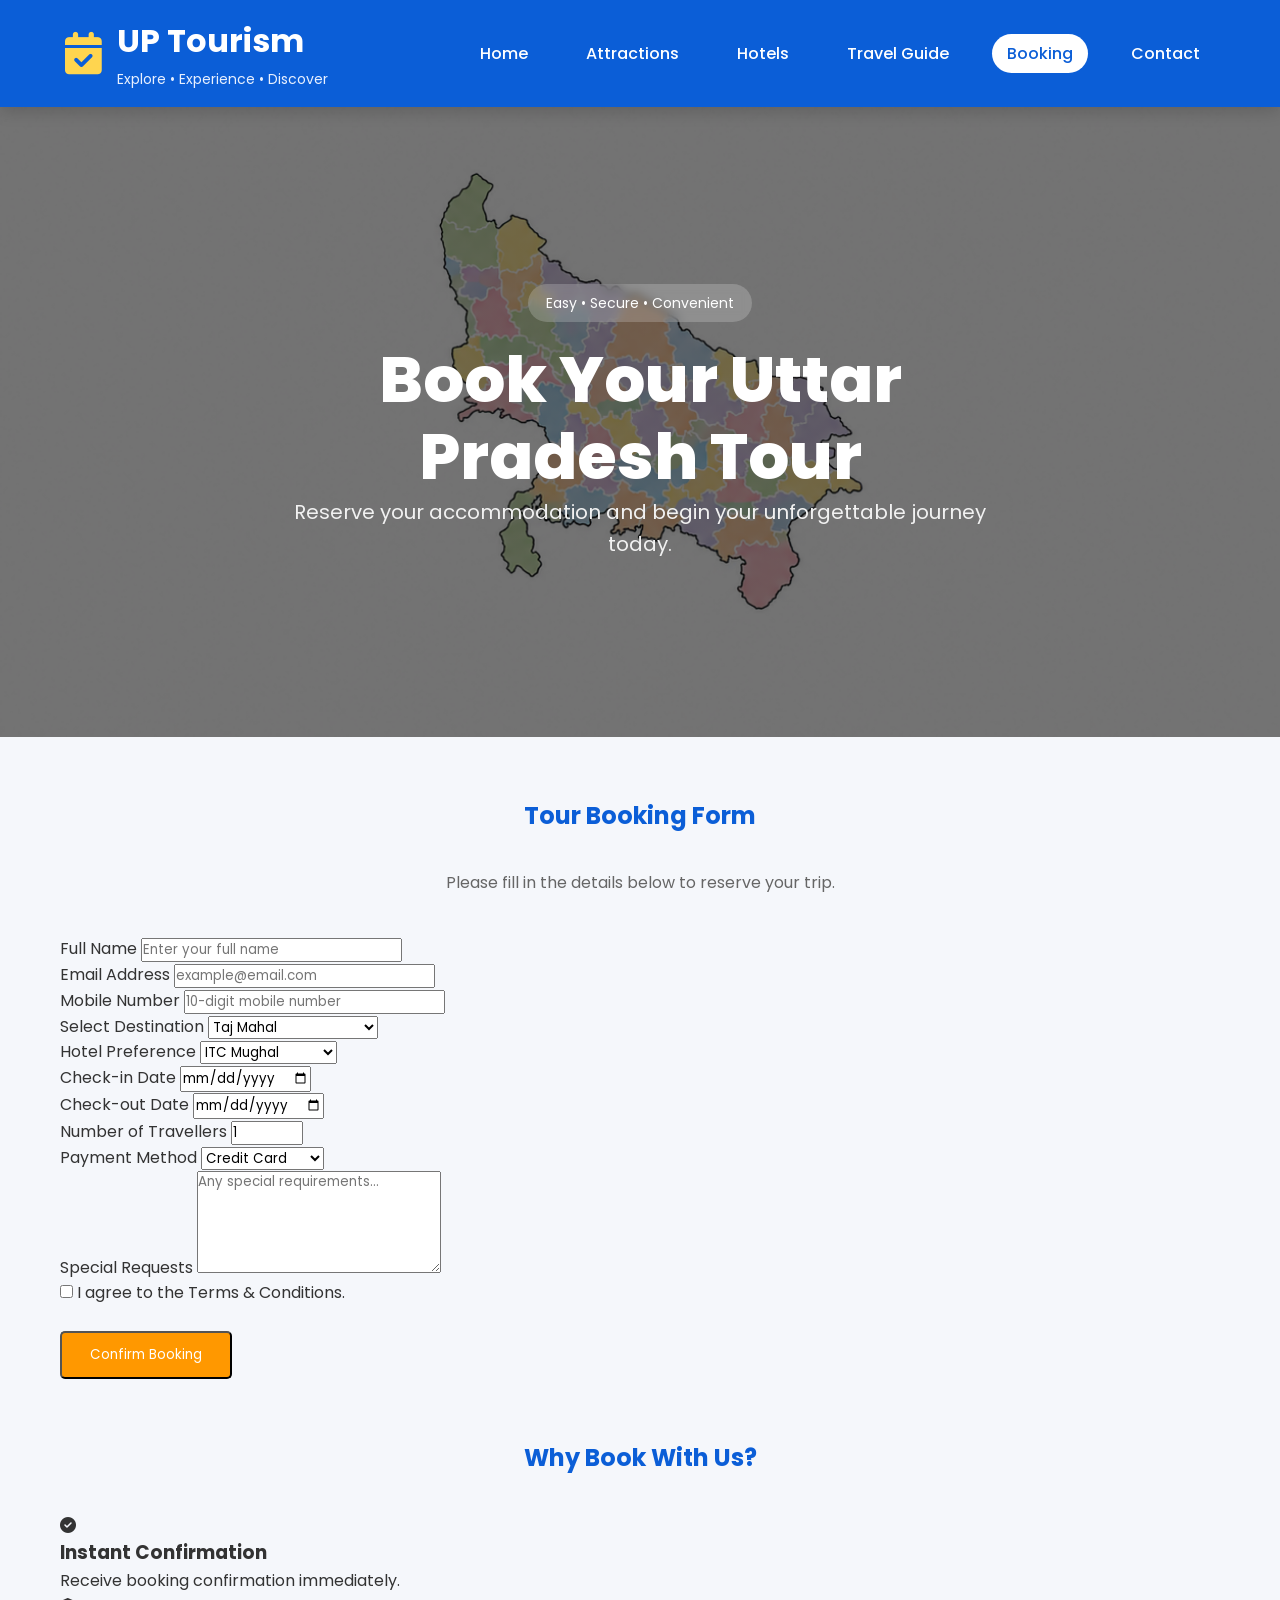
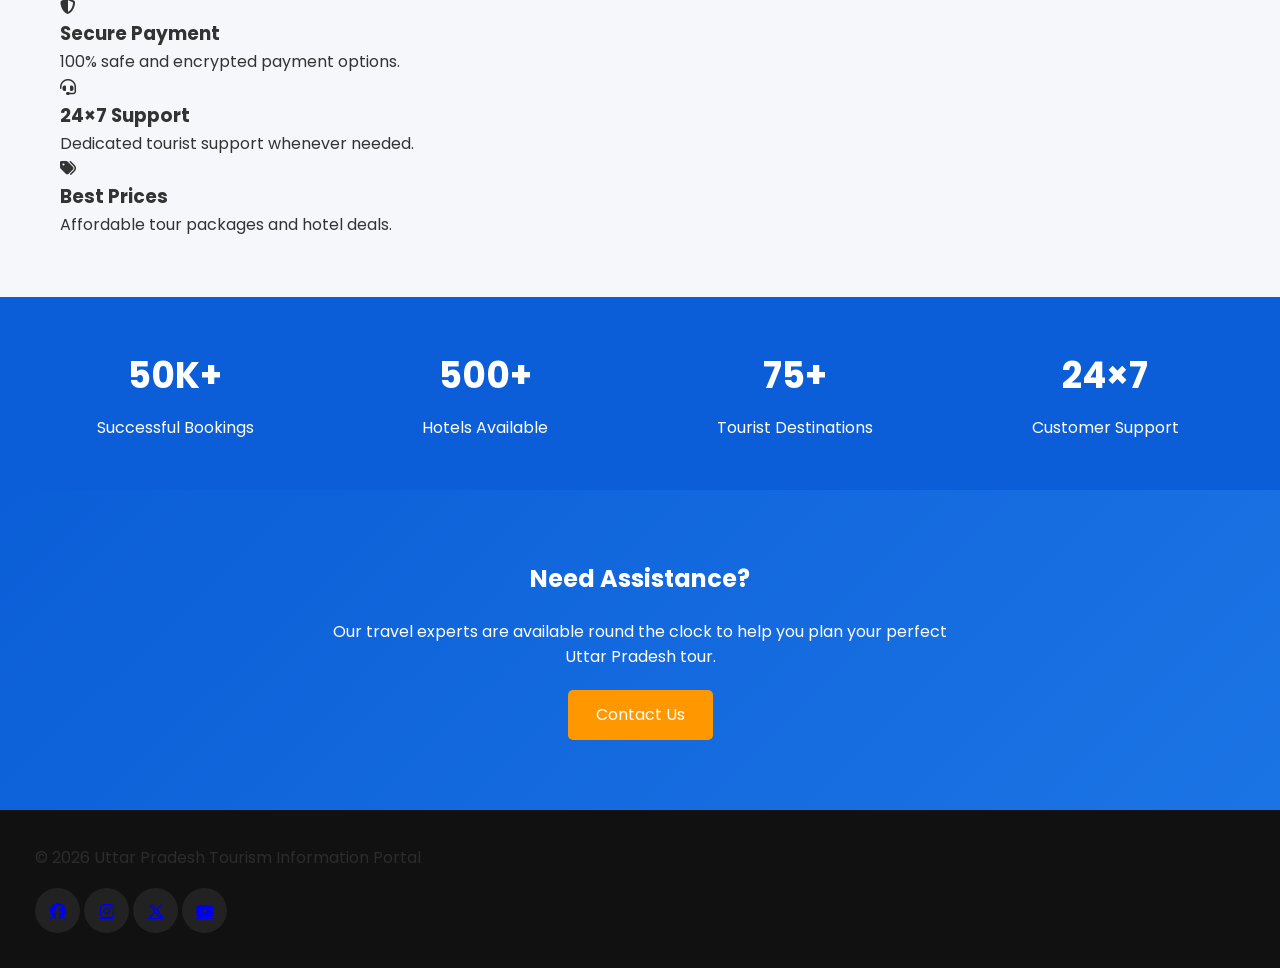
<file: booking.html>
<!DOCTYPE html>
<html lang="en">

<head>

<meta charset="UTF-8">

<meta name="viewport" content="width=device-width, initial-scale=1.0">

<title>Book Your Trip | Uttar Pradesh Tourism</title>

<link rel="stylesheet" href="css/style.css">

<link rel="preconnect" href="https://fonts.googleapis.com">

<link rel="preconnect" href="https://fonts.gstatic.com" crossorigin>

<link href="https://fonts.googleapis.com/css2?family=Poppins:wght@300;400;500;600;700&display=swap" rel="stylesheet">

<link rel="stylesheet"
href="https://cdnjs.cloudflare.com/ajax/libs/font-awesome/6.7.1/css/all.min.css">

</head>

<body>

<header>

<nav>

<div class="logo">

<i class="fa-solid fa-calendar-check"></i>

<div>

<h2>UP Tourism</h2>

<small>Explore • Experience • Discover</small>

</div>

</div>

<ul>

<li><a href="index.html">Home</a></li>

<li><a href="attractions.html">Attractions</a></li>

<li><a href="hotels.html">Hotels</a></li>

<li><a href="guides.html">Travel Guide</a></li>

<li><a href="booking.html" class="active">Booking</a></li>

<li><a href="contact.html">Contact</a></li>

</ul>

</nav>

</header>

<!-- Hero -->

<section class="hero">

<div class="overlay"></div>

<div class="hero-content">

<span class="hero-tag">

Easy • Secure • Convenient

</span>

<h1>Book Your Uttar Pradesh Tour</h1>

<p>

Reserve your accommodation and begin your unforgettable journey today.

</p>

</div>

</section>

<!-- Booking Form -->

<section class="section">

<h2>Tour Booking Form</h2>

<p class="section-text">

Please fill in the details below to reserve your trip.

</p>

<form id="bookingForm" class="booking-form">

<div class="form-group">

<label>Full Name</label>

<input type="text"
id="name"
placeholder="Enter your full name"
required>

</div>

<div class="form-group">

<label>Email Address</label>

<input type="email"
id="email"
placeholder="example@email.com"
required>

</div>

<div class="form-group">

<label>Mobile Number</label>

<input type="tel"
id="phone"
placeholder="10-digit mobile number"
required>

</div>

<div class="form-group">

<label>Select Destination</label>

<select id="destination">

<option>Taj Mahal</option>

<option>Agra Fort</option>

<option>Ayodhya</option>

<option>Varanasi</option>

<option>Lucknow</option>

<option>Dudhwa National Park</option>

<option>Sarnath</option>

<option>Kushinagar</option>

</select>

</div>

<div class="form-group">

<label>Hotel Preference</label>

<select id="hotel">

<option>ITC Mughal</option>

<option>Oberoi Amarvilas</option>

<option>Clarks Avadh</option>

<option>Taj Ganges</option>

<option>Ramada Plaza</option>

<option>Budget Hotel</option>

</select>

</div>

<div class="form-group">

<label>Check-in Date</label>

<input type="date"
id="checkin"
required>

</div>

<div class="form-group">

<label>Check-out Date</label>

<input type="date"
id="checkout"
required>

</div>

<div class="form-group">

<label>Number of Travellers</label>

<input type="number"
id="travellers"
min="1"
max="20"
value="1">

</div>
<!-- Payment Method -->

<div class="form-group">

    <label>Payment Method</label>

    <select id="payment">

        <option>Credit Card</option>

        <option>Debit Card</option>

        <option>UPI</option>

        <option>Net Banking</option>

        <option>Cash on Arrival</option>

    </select>

</div>

<!-- Special Request -->

<div class="form-group">

    <label>Special Requests</label>

    <textarea id="request"
        rows="5"
        placeholder="Any special requirements..."></textarea>

</div>

<!-- Terms -->

<div class="form-check">

    <input type="checkbox"
        id="terms"
        required>

    <label for="terms">

        I agree to the Terms & Conditions.

    </label>

</div>

<br>

<button type="submit" class="btn">

    Confirm Booking

</button>

</form>

</section>

<!-- Booking Benefits -->

<section class="section why">

    <h2>Why Book With Us?</h2>

    <div class="features">

        <div class="feature">

            <i class="fa-solid fa-circle-check"></i>

            <h3>Instant Confirmation</h3>

            <p>

                Receive booking confirmation immediately.

            </p>

        </div>

        <div class="feature">

            <i class="fa-solid fa-shield-halved"></i>

            <h3>Secure Payment</h3>

            <p>

                100% safe and encrypted payment options.

            </p>

        </div>

        <div class="feature">

            <i class="fa-solid fa-headset"></i>

            <h3>24×7 Support</h3>

            <p>

                Dedicated tourist support whenever needed.

            </p>

        </div>

        <div class="feature">

            <i class="fa-solid fa-tags"></i>

            <h3>Best Prices</h3>

            <p>

                Affordable tour packages and hotel deals.

            </p>

        </div>

    </div>

</section>

<!-- Booking Statistics -->

<section class="stats">

    <div>

        <h2>50K+</h2>

        <p>Successful Bookings</p>

    </div>

    <div>

        <h2>500+</h2>

        <p>Hotels Available</p>

    </div>

    <div>

        <h2>75+</h2>

        <p>Tourist Destinations</p>

    </div>

    <div>

        <h2>24×7</h2>

        <p>Customer Support</p>

    </div>

</section>

<!-- CTA -->

<section class="newsletter">

    <h2>Need Assistance?</h2>

    <p>

        Our travel experts are available round the clock to help
        you plan your perfect Uttar Pradesh tour.

    </p>

    <a href="contact.html" class="btn">

        Contact Us

    </a>

</section>

<!-- Footer -->

<footer>

    <p>

        © 2026 Uttar Pradesh Tourism Information Portal

    </p>

    <div class="social">

        <a href="#"><i class="fab fa-facebook"></i></a>

        <a href="#"><i class="fab fa-instagram"></i></a>

        <a href="#"><i class="fab fa-x-twitter"></i></a>

        <a href="#"><i class="fab fa-youtube"></i></a>

    </div>

</footer>

<button id="topBtn" onclick="topFunction()">

    <i class="fa-solid fa-arrow-up"></i>

</button>

<script src="js/script.js"></script>

</body>

</html>
</file>
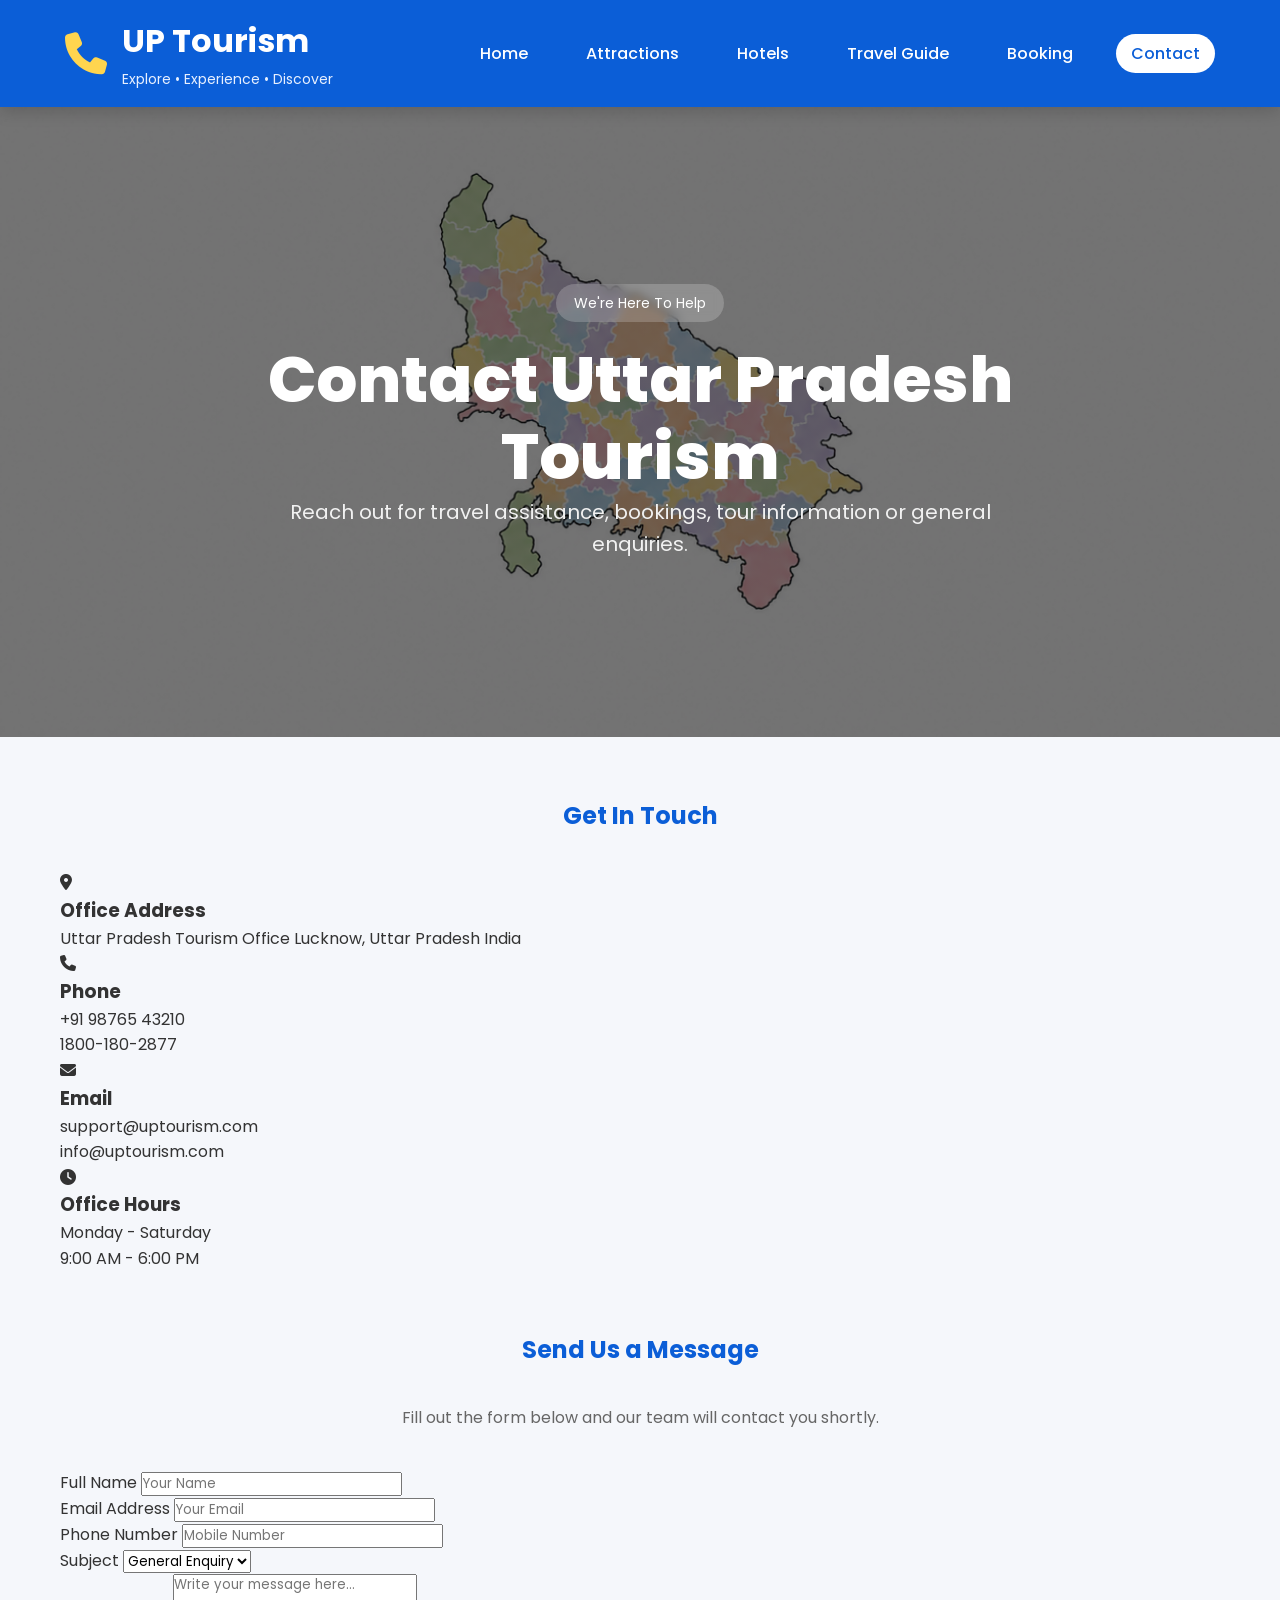
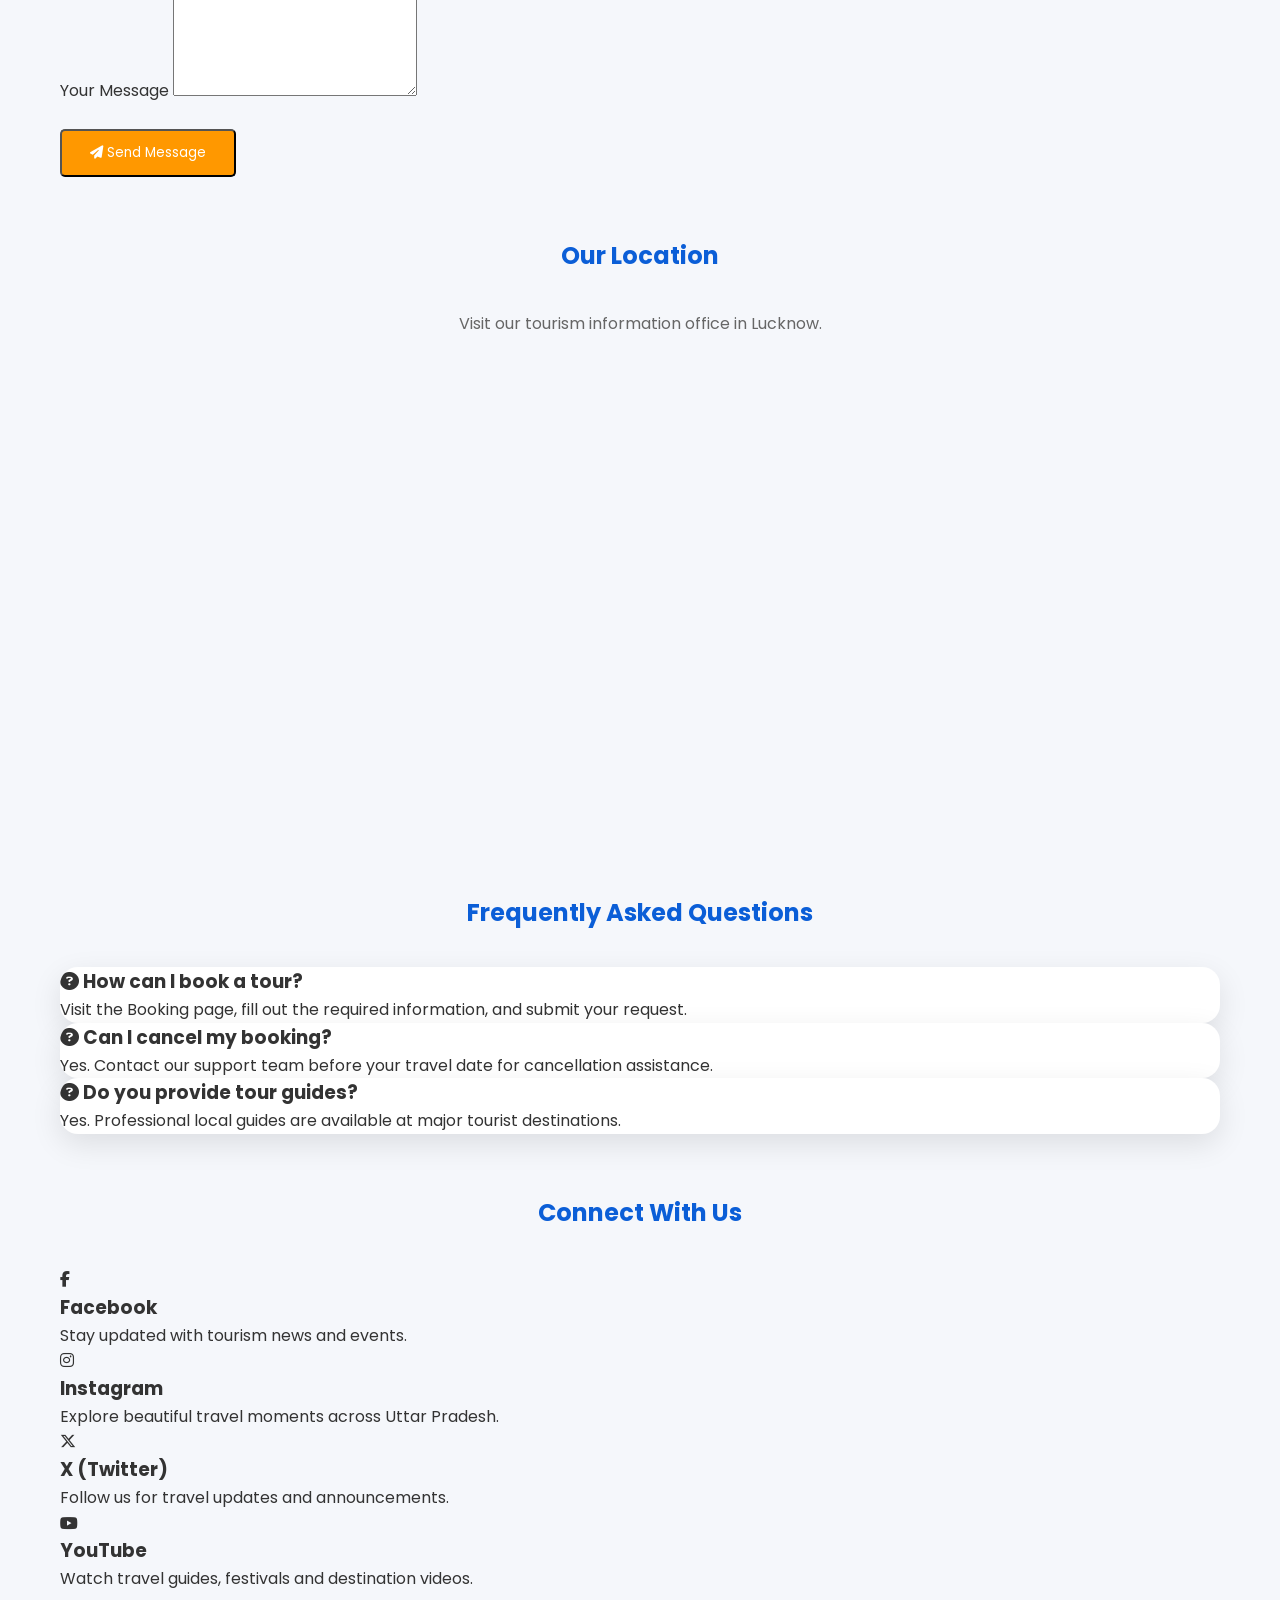
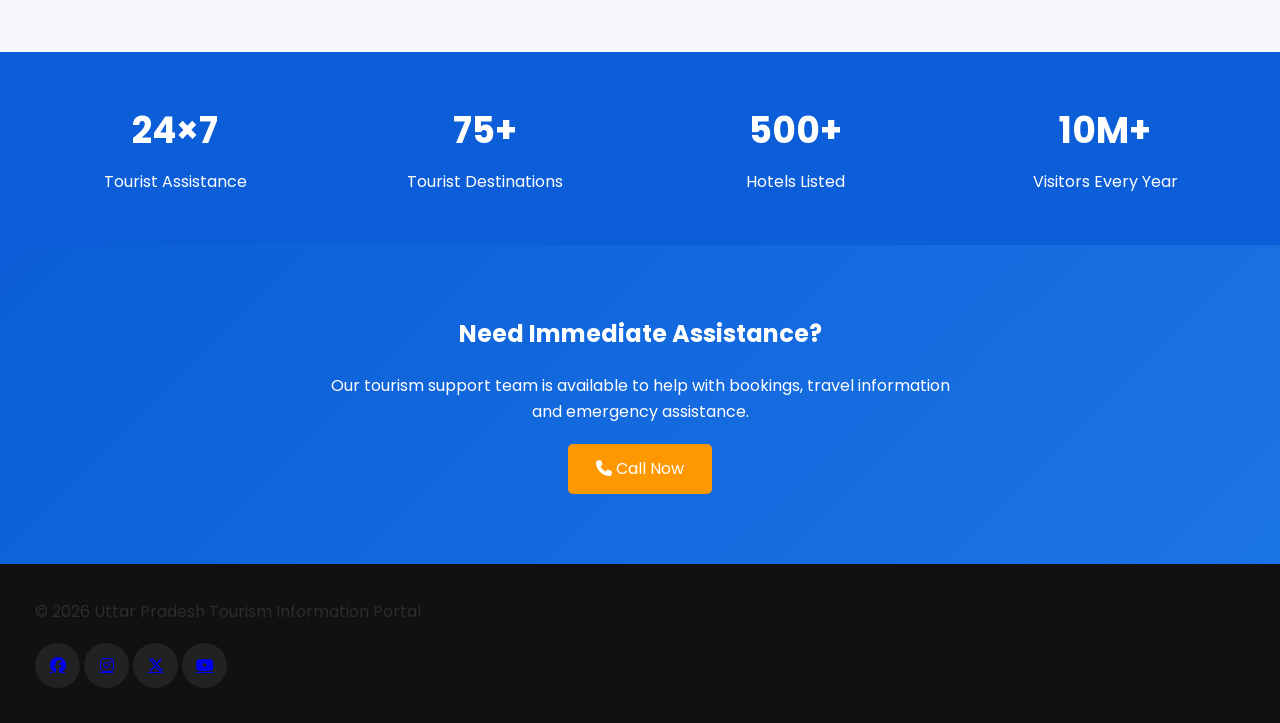
<file: contact.html>
<!DOCTYPE html>
<html lang="en">

<head>

<meta charset="UTF-8">

<meta name="viewport" content="width=device-width, initial-scale=1.0">

<title>Contact Us | Uttar Pradesh Tourism</title>

<link rel="stylesheet" href="css/style.css">

<link rel="preconnect" href="https://fonts.googleapis.com">

<link rel="preconnect" href="https://fonts.gstatic.com" crossorigin>

<link href="https://fonts.googleapis.com/css2?family=Poppins:wght@300;400;500;600;700&display=swap" rel="stylesheet">

<link rel="stylesheet"
href="https://cdnjs.cloudflare.com/ajax/libs/font-awesome/6.7.1/css/all.min.css">

</head>

<body>

<header>

<nav>

<div class="logo">

<i class="fa-solid fa-phone"></i>

<div>

<h2>UP Tourism</h2>

<small>Explore • Experience • Discover</small>

</div>

</div>

<ul>

<li><a href="index.html">Home</a></li>

<li><a href="attractions.html">Attractions</a></li>

<li><a href="hotels.html">Hotels</a></li>

<li><a href="guides.html">Travel Guide</a></li>

<li><a href="booking.html">Booking</a></li>

<li><a href="contact.html" class="active">Contact</a></li>

</ul>

</nav>

</header>

<!-- Hero -->

<section class="hero">

<div class="overlay"></div>

<div class="hero-content">

<span class="hero-tag">

We're Here To Help

</span>

<h1>Contact Uttar Pradesh Tourism</h1>

<p>

Reach out for travel assistance, bookings,
tour information or general enquiries.

</p>

</div>

</section>

<!-- Contact Information -->

<section class="section">

<h2>Get In Touch</h2>

<div class="features">

<div class="feature">

<i class="fa-solid fa-location-dot"></i>

<h3>Office Address</h3>

<p>

Uttar Pradesh Tourism Office

Lucknow, Uttar Pradesh

India

</p>

</div>

<div class="feature">

<i class="fa-solid fa-phone"></i>

<h3>Phone</h3>

<p>

+91 98765 43210

<br>

1800-180-2877

</p>

</div>

<div class="feature">

<i class="fa-solid fa-envelope"></i>

<h3>Email</h3>

<p>

support@uptourism.com

<br>

info@uptourism.com

</p>

</div>

<div class="feature">

<i class="fa-solid fa-clock"></i>

<h3>Office Hours</h3>

<p>

Monday - Saturday

<br>

9:00 AM - 6:00 PM

</p>

</div>

</div>

</section>

<!-- Contact Form -->

<section class="section">

<h2>Send Us a Message</h2>

<p class="section-text">

Fill out the form below and our team will contact you shortly.

</p>

<form class="booking-form">

<div class="row">

<div class="form-group">

<label>Full Name</label>

<input type="text"
placeholder="Your Name"
required>

</div>

<div class="form-group">

<label>Email Address</label>

<input type="email"
placeholder="Your Email"
required>

</div>

</div>

<div class="row">

<div class="form-group">

<label>Phone Number</label>

<input type="tel"
placeholder="Mobile Number">

</div>

<div class="form-group">

<label>Subject</label>

<select>

<option>General Enquiry</option>

<option>Tour Booking</option>

<option>Hotel Booking</option>

<option>Complaint</option>

<option>Feedback</option>

</select>

</div>

</div>

<label>Your Message</label>

<textarea rows="6"
placeholder="Write your message here..."></textarea>

<br><br>

<button class="btn">

<i class="fa-solid fa-paper-plane"></i>

Send Message

</button>

</form>

</section>
<!-- ================= Google Map ================= -->

<section class="section">

    <h2>Our Location</h2>

    <p class="section-text">

        Visit our tourism information office in Lucknow.

    </p>

    <div class="map-container">

        <iframe
            src="https://www.google.com/maps?q=Lucknow,Uttar%20Pradesh&output=embed"
            width="100%"
            height="450"
            style="border:0;border-radius:15px;"
            allowfullscreen=""
            loading="lazy">

        </iframe>

    </div>

</section>

<!-- ================= FAQ ================= -->

<section class="section why">

    <h2>Frequently Asked Questions</h2>

    <div class="cards">

        <div class="card">

            <h3>

                <i class="fa-solid fa-circle-question"></i>

                How can I book a tour?

            </h3>

            <p>

                Visit the Booking page, fill out the required information,
                and submit your request.

            </p>

        </div>

        <div class="card">

            <h3>

                <i class="fa-solid fa-circle-question"></i>

                Can I cancel my booking?

            </h3>

            <p>

                Yes. Contact our support team before your travel date for
                cancellation assistance.

            </p>

        </div>

        <div class="card">

            <h3>

                <i class="fa-solid fa-circle-question"></i>

                Do you provide tour guides?

            </h3>

            <p>

                Yes. Professional local guides are available at major
                tourist destinations.

            </p>

        </div>

    </div>

</section>

<!-- ================= Social Media ================= -->

<section class="section">

    <h2>Connect With Us</h2>

    <div class="features">

        <div class="feature">

            <i class="fab fa-facebook-f"></i>

            <h3>Facebook</h3>

            <p>

                Stay updated with tourism news and events.

            </p>

        </div>

        <div class="feature">

            <i class="fab fa-instagram"></i>

            <h3>Instagram</h3>

            <p>

                Explore beautiful travel moments across Uttar Pradesh.

            </p>

        </div>

        <div class="feature">

            <i class="fab fa-x-twitter"></i>

            <h3>X (Twitter)</h3>

            <p>

                Follow us for travel updates and announcements.

            </p>

        </div>

        <div class="feature">

            <i class="fab fa-youtube"></i>

            <h3>YouTube</h3>

            <p>

                Watch travel guides, festivals and destination videos.

            </p>

        </div>

    </div>

</section>

<!-- ================= Statistics ================= -->

<section class="stats">

    <div>

        <h2>24×7</h2>

        <p>Tourist Assistance</p>

    </div>

    <div>

        <h2>75+</h2>

        <p>Tourist Destinations</p>

    </div>

    <div>

        <h2>500+</h2>

        <p>Hotels Listed</p>

    </div>

    <div>

        <h2>10M+</h2>

        <p>Visitors Every Year</p>

    </div>

</section>

<!-- ================= Emergency Help ================= -->

<section class="newsletter">

    <h2>Need Immediate Assistance?</h2>

    <p>

        Our tourism support team is available to help with bookings,
        travel information and emergency assistance.

    </p>

    <a href="tel:+919876543210" class="btn">

        <i class="fa-solid fa-phone"></i>

        Call Now

    </a>

</section>

<!-- ================= Footer ================= -->

<footer>

    <p>

        © 2026 Uttar Pradesh Tourism Information Portal

    </p>

    <div class="social">

        <a href="#"><i class="fab fa-facebook"></i></a>

        <a href="#"><i class="fab fa-instagram"></i></a>

        <a href="#"><i class="fab fa-x-twitter"></i></a>

        <a href="#"><i class="fab fa-youtube"></i></a>

    </div>

</footer>

<button id="topBtn" onclick="topFunction()">

    <i class="fa-solid fa-arrow-up"></i>

</button>

<script src="js/script.js"></script>

</body>

</html>
</file>
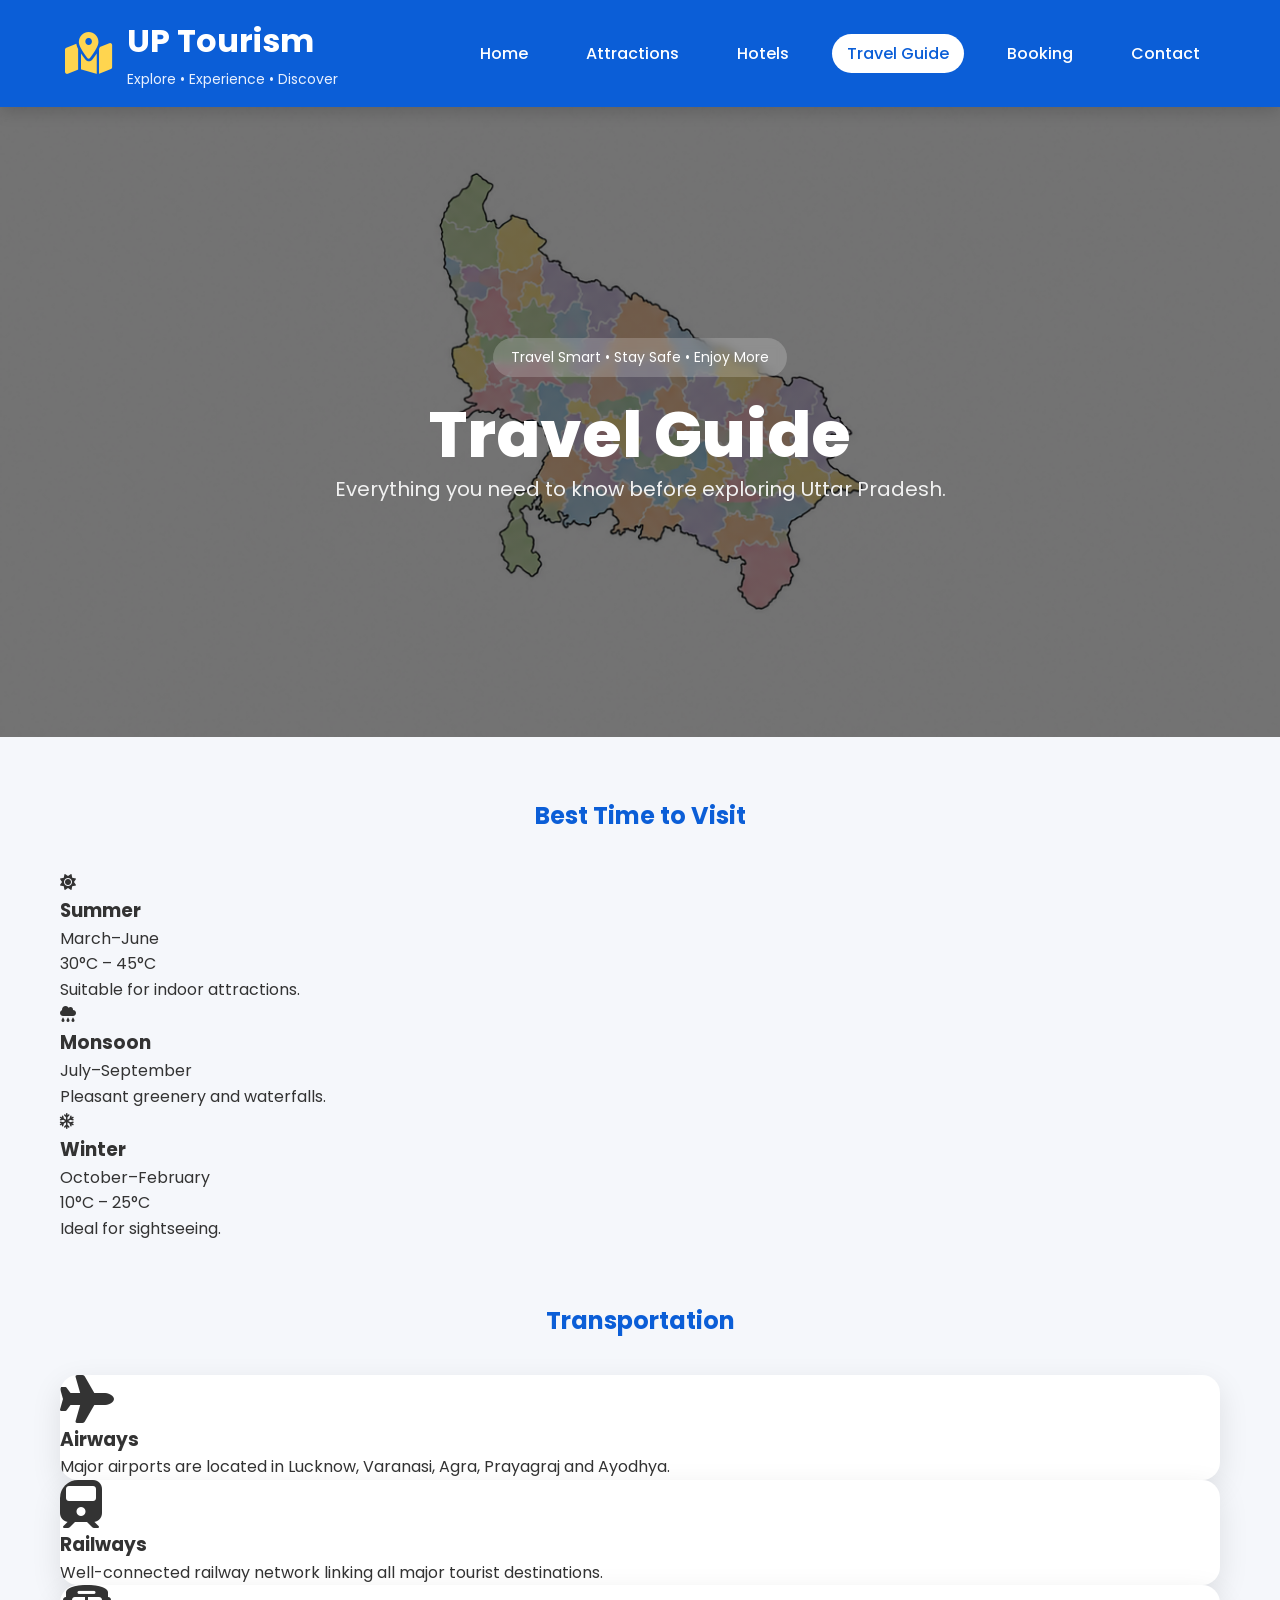
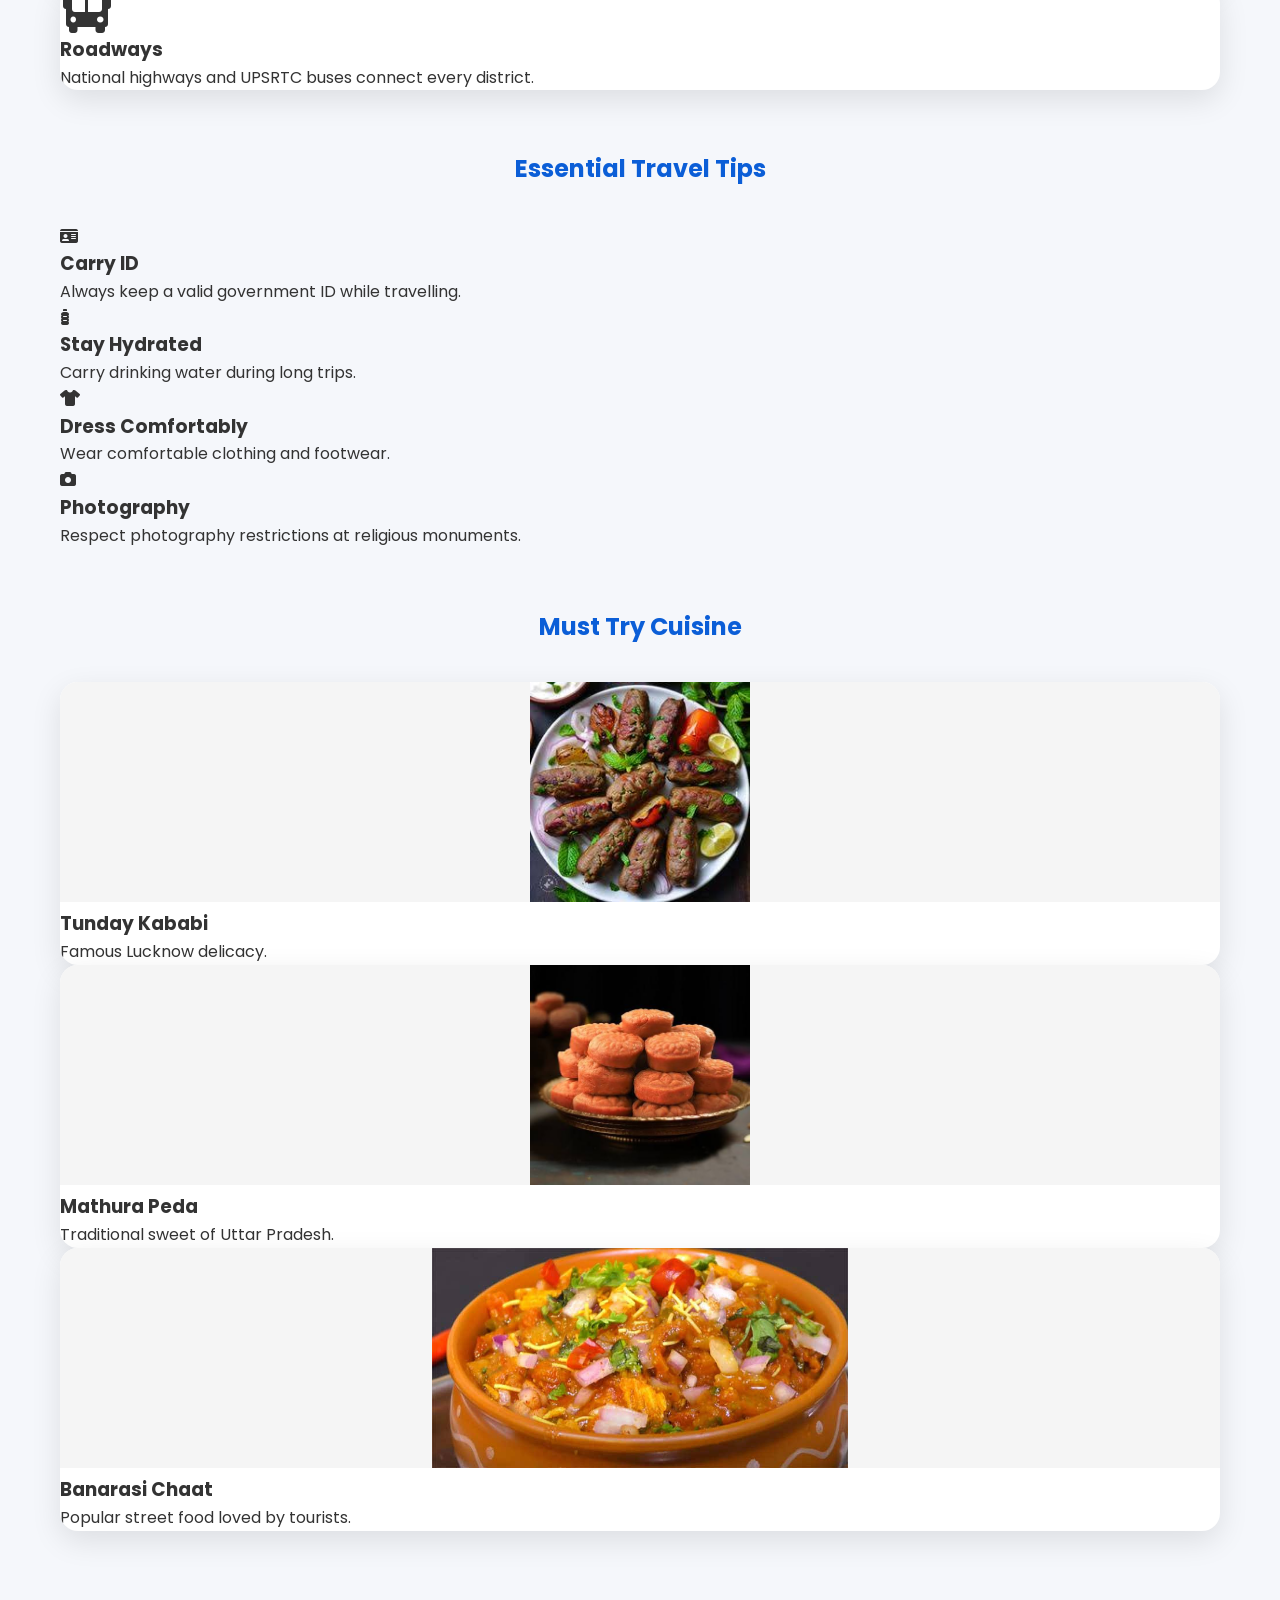
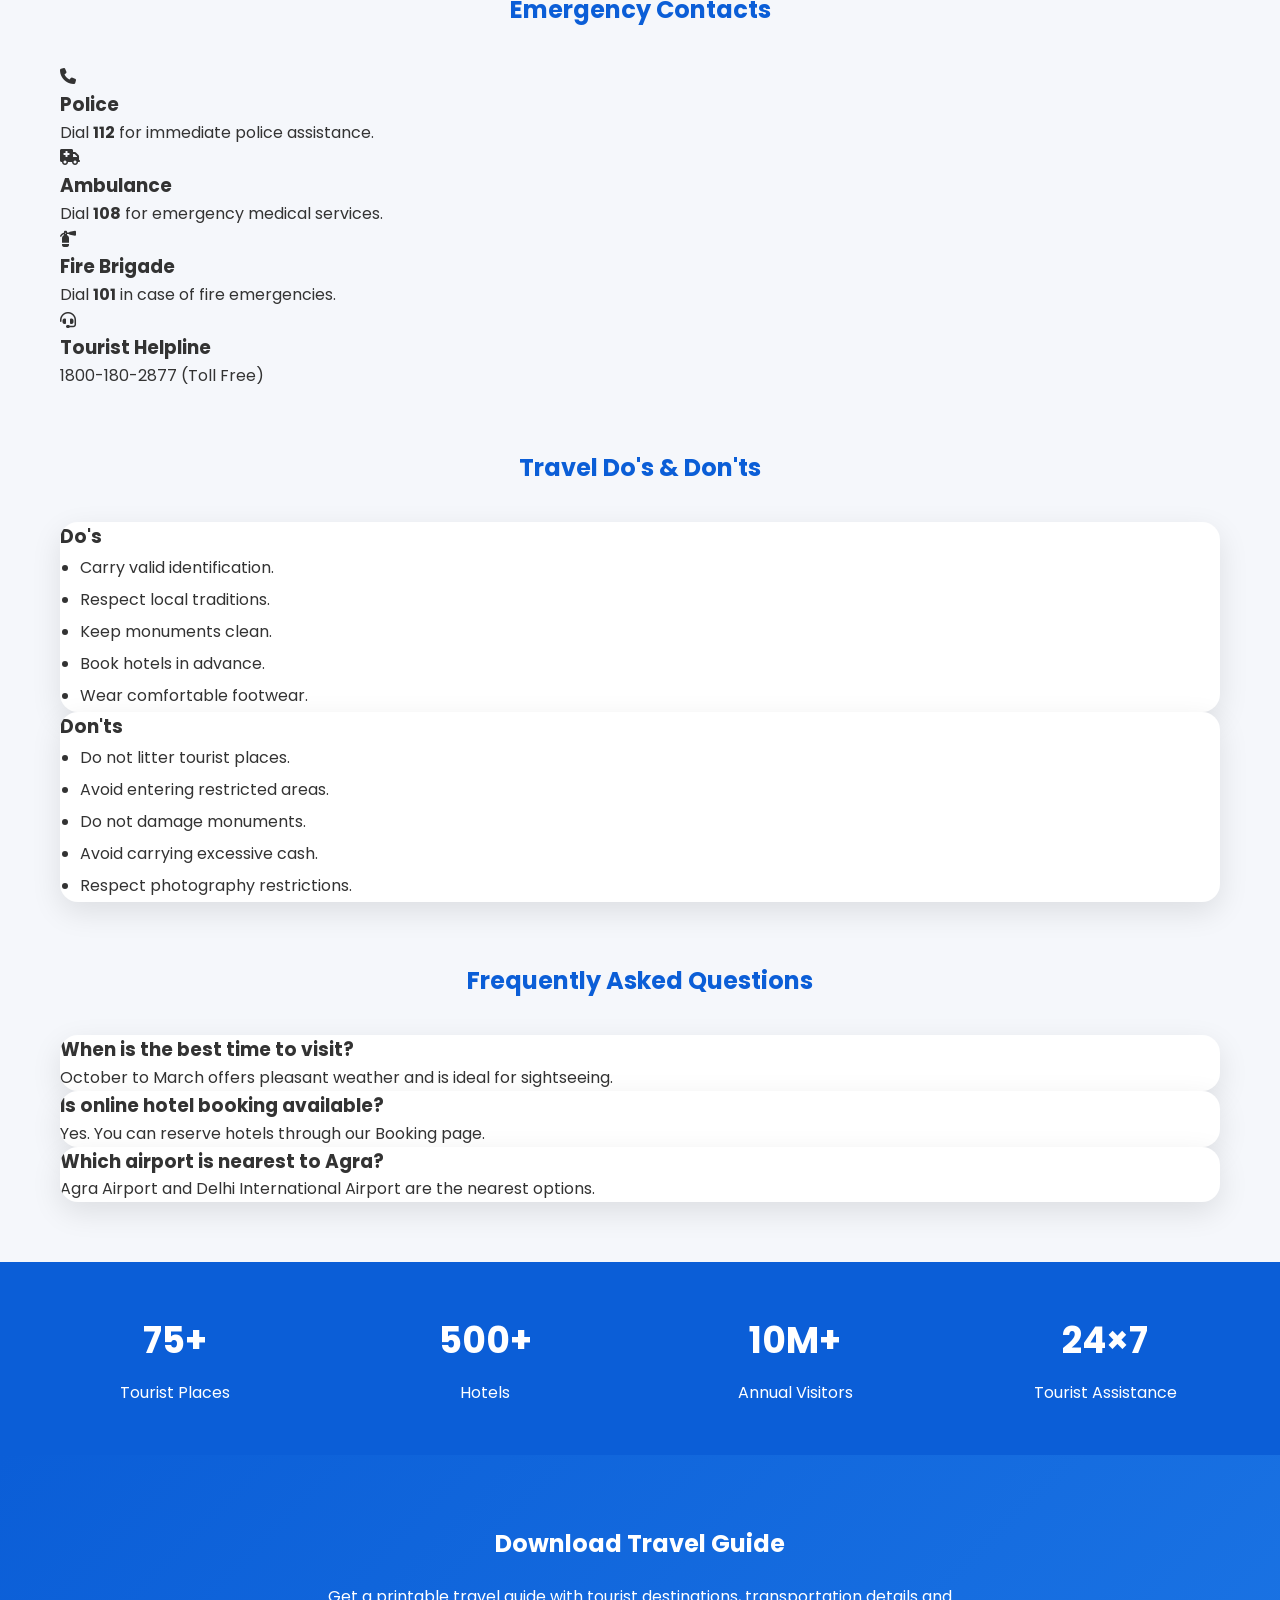
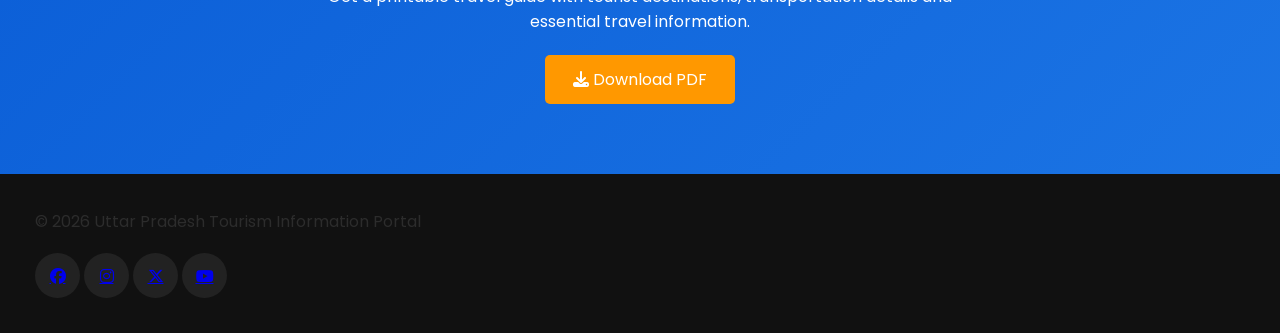
<file: guides.html>
<!DOCTYPE html>
<html lang="en">

<head>

<meta charset="UTF-8">

<meta name="viewport" content="width=device-width, initial-scale=1.0">

<title>Travel Guide | Uttar Pradesh Tourism</title>

<link rel="stylesheet" href="css/style.css">

<link rel="preconnect" href="https://fonts.googleapis.com">

<link rel="preconnect" href="https://fonts.gstatic.com" crossorigin>

<link href="https://fonts.googleapis.com/css2?family=Poppins:wght@300;400;500;600;700&display=swap" rel="stylesheet">

<link rel="stylesheet" href="https://cdnjs.cloudflare.com/ajax/libs/font-awesome/6.7.1/css/all.min.css">

</head>

<body>

<header>

<nav>

<div class="logo">

<i class="fa-solid fa-map-location-dot"></i>

<div>

<h2>UP Tourism</h2>

<small>Explore • Experience • Discover</small>

</div>

</div>

<ul>

<li><a href="index.html">Home</a></li>

<li><a href="attractions.html">Attractions</a></li>

<li><a href="hotels.html">Hotels</a></li>

<li><a href="guides.html" class="active">Travel Guide</a></li>

<li><a href="booking.html">Booking</a></li>

<li><a href="contact.html">Contact</a></li>

</ul>

</nav>

</header>

<!-- Hero -->

<section class="hero">

<div class="overlay"></div>

<div class="hero-content">

<span class="hero-tag">

Travel Smart • Stay Safe • Enjoy More

</span>

<h1>Travel Guide</h1>

<p>

Everything you need to know before exploring Uttar Pradesh.

</p>

</div>

</section>

<!-- Best Time -->

<section class="section">

<h2>Best Time to Visit</h2>

<div class="features">

<div class="feature">

<i class="fa-solid fa-sun"></i>

<h3>Summer</h3>

<p>

March–June

<br>

30°C – 45°C

<br>

Suitable for indoor attractions.

</p>

</div>

<div class="feature">

<i class="fa-solid fa-cloud-rain"></i>

<h3>Monsoon</h3>

<p>

July–September

<br>

Pleasant greenery and waterfalls.

</p>

</div>

<div class="feature">

<i class="fa-regular fa-snowflake"></i>

<h3>Winter</h3>

<p>

October–February

<br>

10°C – 25°C

<br>

Ideal for sightseeing.

</p>

</div>

</div>

</section>

<!-- Transportation -->

<section class="section">

<h2>Transportation</h2>

<div class="cards">

<div class="card">

<i class="fa-solid fa-plane fa-3x"></i>

<h3>Airways</h3>

<p>

Major airports are located in Lucknow,
Varanasi, Agra, Prayagraj and Ayodhya.

</p>

</div>

<div class="card">

<i class="fa-solid fa-train fa-3x"></i>

<h3>Railways</h3>

<p>

Well-connected railway network linking
all major tourist destinations.

</p>

</div>

<div class="card">

<i class="fa-solid fa-bus fa-3x"></i>

<h3>Roadways</h3>

<p>

National highways and UPSRTC buses
connect every district.

</p>

</div>

</div>

</section>

<!-- Travel Tips -->

<section class="section why">

<h2>Essential Travel Tips</h2>

<div class="features">

<div class="feature">

<i class="fa-solid fa-id-card"></i>

<h3>Carry ID</h3>

<p>

Always keep a valid government ID
while travelling.

</p>

</div>

<div class="feature">

<i class="fa-solid fa-bottle-water"></i>

<h3>Stay Hydrated</h3>

<p>

Carry drinking water during long trips.

</p>

</div>

<div class="feature">

<i class="fa-solid fa-shirt"></i>

<h3>Dress Comfortably</h3>

<p>

Wear comfortable clothing and footwear.

</p>

</div>

<div class="feature">

<i class="fa-solid fa-camera"></i>

<h3>Photography</h3>

<p>

Respect photography restrictions at
religious monuments.

</p>

</div>

</div>

</section>

<!-- Local Food -->

<section class="section">

<h2>Must Try Cuisine</h2>

<div class="cards">

<div class="card">

<img src="images/kebab.jpg">

<h3>Tunday Kababi</h3>

<p>

Famous Lucknow delicacy.

</p>

</div>

<div class="card">

<img src="images/peda.jpg">

<h3>Mathura Peda</h3>

<p>

Traditional sweet of Uttar Pradesh.

</p>

</div>

<div class="card">

<img src="images/chaat.jpg">

<h3>Banarasi Chaat</h3>

<p>

Popular street food loved by tourists.

</p>

</div>

</div>

</section>
<!-- ================= Emergency Contacts ================= -->

<section class="section">

    <h2>Emergency Contacts</h2>

    <div class="features">

        <div class="feature">

            <i class="fa-solid fa-phone"></i>

            <h3>Police</h3>

            <p>Dial <strong>112</strong> for immediate police assistance.</p>

        </div>

        <div class="feature">

            <i class="fa-solid fa-truck-medical"></i>

            <h3>Ambulance</h3>

            <p>Dial <strong>108</strong> for emergency medical services.</p>

        </div>

        <div class="feature">

            <i class="fa-solid fa-fire-extinguisher"></i>

            <h3>Fire Brigade</h3>

            <p>Dial <strong>101</strong> in case of fire emergencies.</p>

        </div>

        <div class="feature">

            <i class="fa-solid fa-headset"></i>

            <h3>Tourist Helpline</h3>

            <p>1800-180-2877 (Toll Free)</p>

        </div>

    </div>

</section>

<!-- ================= Do's & Don'ts ================= -->

<section class="section why">

    <h2>Travel Do's & Don'ts</h2>

    <div class="cards">

        <div class="card">

            <h3>Do's</h3>

            <ul style="padding-left:20px; line-height:2;">

                <li>Carry valid identification.</li>

                <li>Respect local traditions.</li>

                <li>Keep monuments clean.</li>

                <li>Book hotels in advance.</li>

                <li>Wear comfortable footwear.</li>

            </ul>

        </div>

        <div class="card">

            <h3>Don'ts</h3>

            <ul style="padding-left:20px; line-height:2;">

                <li>Do not litter tourist places.</li>

                <li>Avoid entering restricted areas.</li>

                <li>Do not damage monuments.</li>

                <li>Avoid carrying excessive cash.</li>

                <li>Respect photography restrictions.</li>

            </ul>

        </div>

    </div>

</section>

<!-- ================= FAQs ================= -->

<section class="section">

    <h2>Frequently Asked Questions</h2>

    <div class="cards">

        <div class="card">

            <h3>When is the best time to visit?</h3>

            <p>

                October to March offers pleasant weather and is ideal
                for sightseeing.

            </p>

        </div>

        <div class="card">

            <h3>Is online hotel booking available?</h3>

            <p>

                Yes. You can reserve hotels through our Booking page.

            </p>

        </div>

        <div class="card">

            <h3>Which airport is nearest to Agra?</h3>

            <p>

                Agra Airport and Delhi International Airport are the
                nearest options.

            </p>

        </div>

    </div>

</section>

<!-- ================= Statistics ================= -->

<section class="stats">

    <div>

        <h2>75+</h2>

        <p>Tourist Places</p>

    </div>

    <div>

        <h2>500+</h2>

        <p>Hotels</p>

    </div>

    <div>

        <h2>10M+</h2>

        <p>Annual Visitors</p>

    </div>

    <div>

        <h2>24×7</h2>

        <p>Tourist Assistance</p>

    </div>

</section>

<!-- ================= Download Guide ================= -->

<section class="newsletter">

    <h2>Download Travel Guide</h2>

    <p>

        Get a printable travel guide with tourist destinations,
        transportation details and essential travel information.

    </p>

    <a href="#" class="btn">

        <i class="fa-solid fa-download"></i>

        Download PDF

    </a>

</section>

<!-- ================= Footer ================= -->

<footer>

    <p>

        © 2026 Uttar Pradesh Tourism Information Portal

    </p>

    <div class="social">

        <a href="#"><i class="fab fa-facebook"></i></a>

        <a href="#"><i class="fab fa-instagram"></i></a>

        <a href="#"><i class="fab fa-x-twitter"></i></a>

        <a href="#"><i class="fab fa-youtube"></i></a>

    </div>

</footer>

<button id="topBtn" onclick="topFunction()">

    <i class="fa-solid fa-arrow-up"></i>

</button>

<script src="js/script.js"></script>

</body>

</html>
</file>
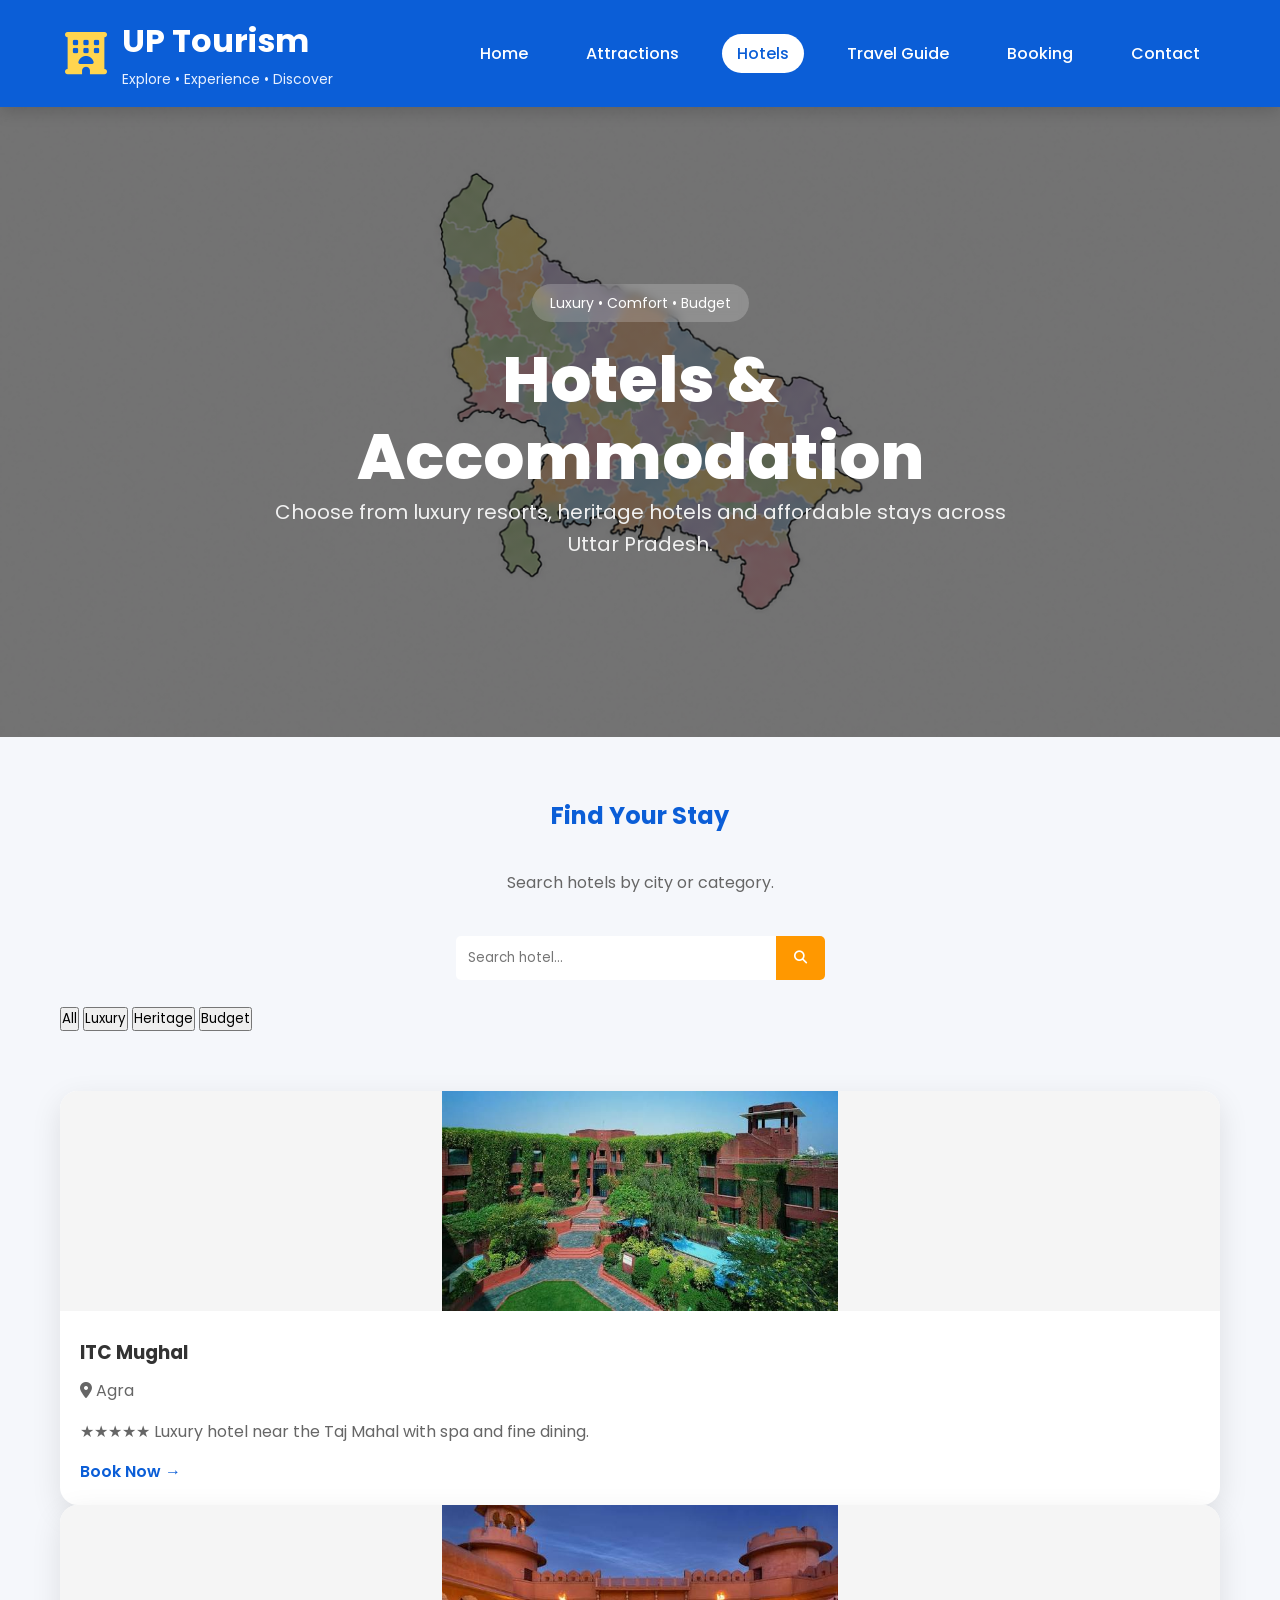
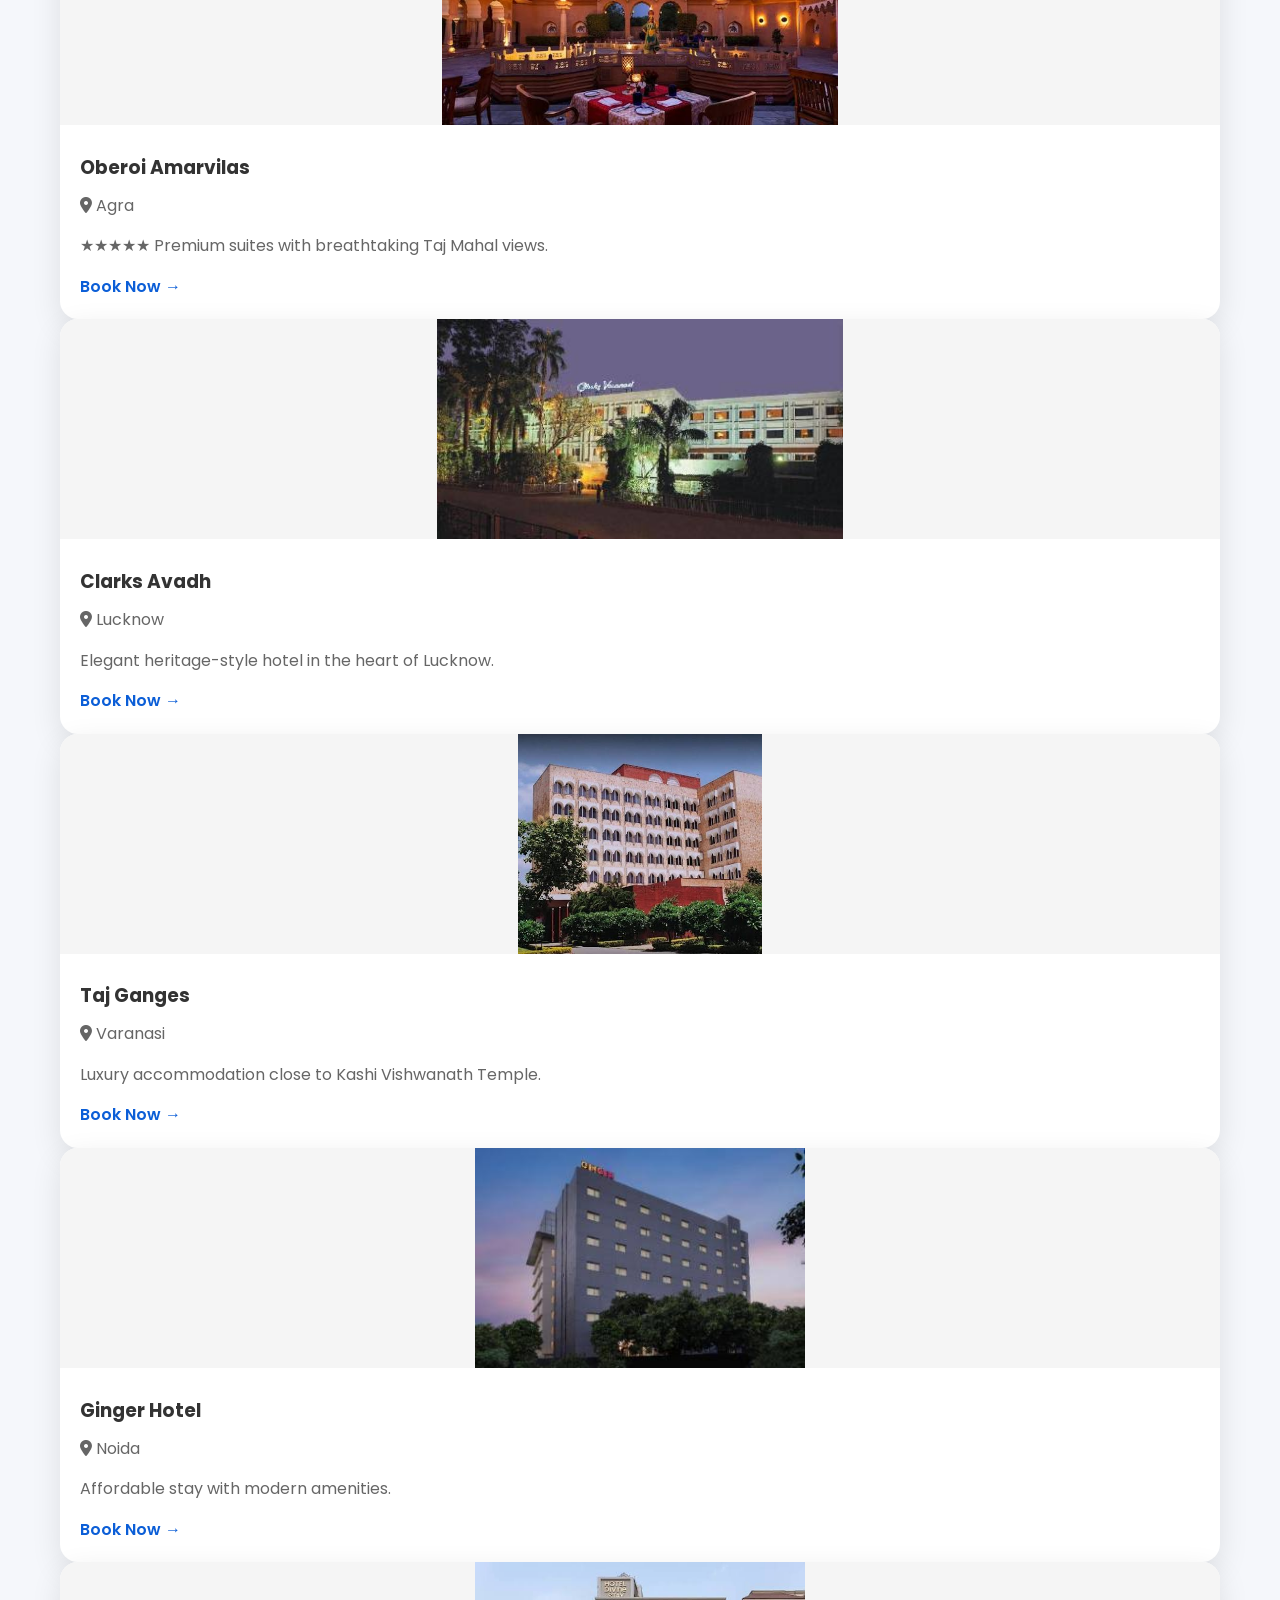
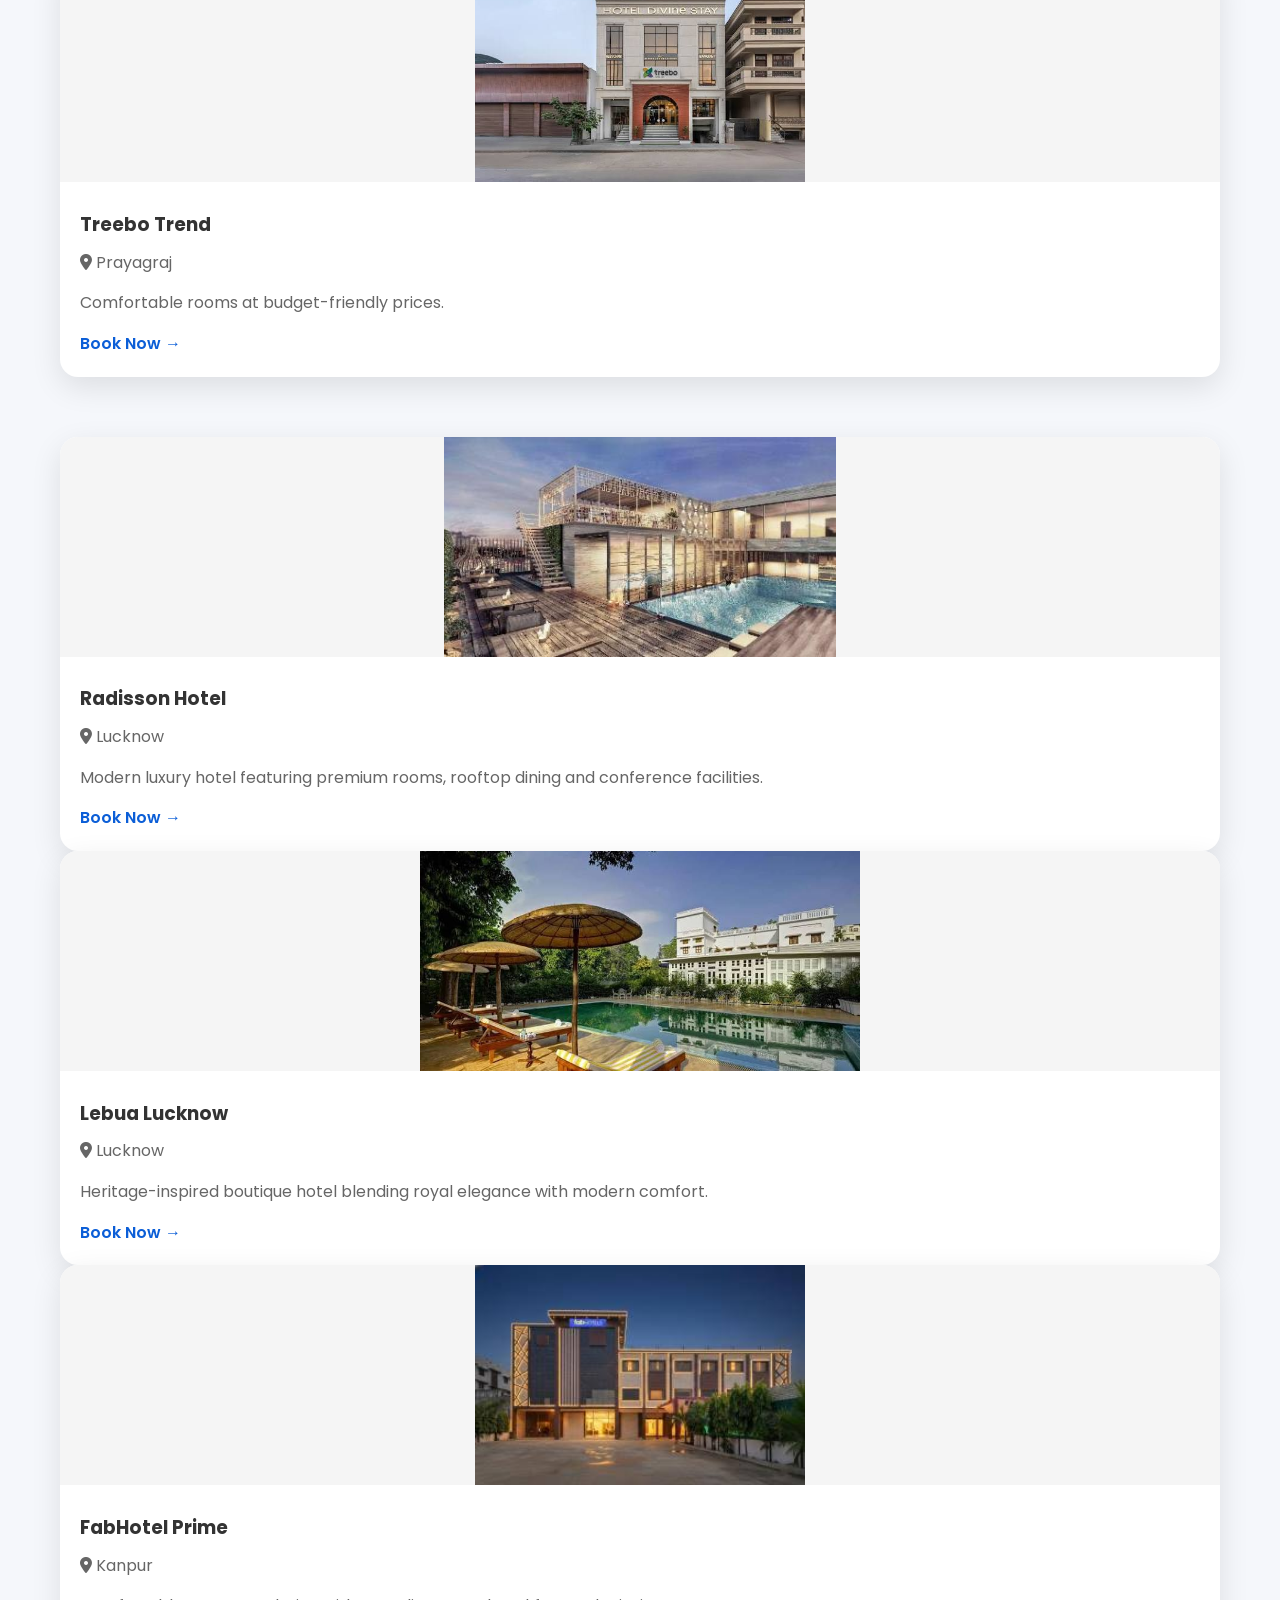
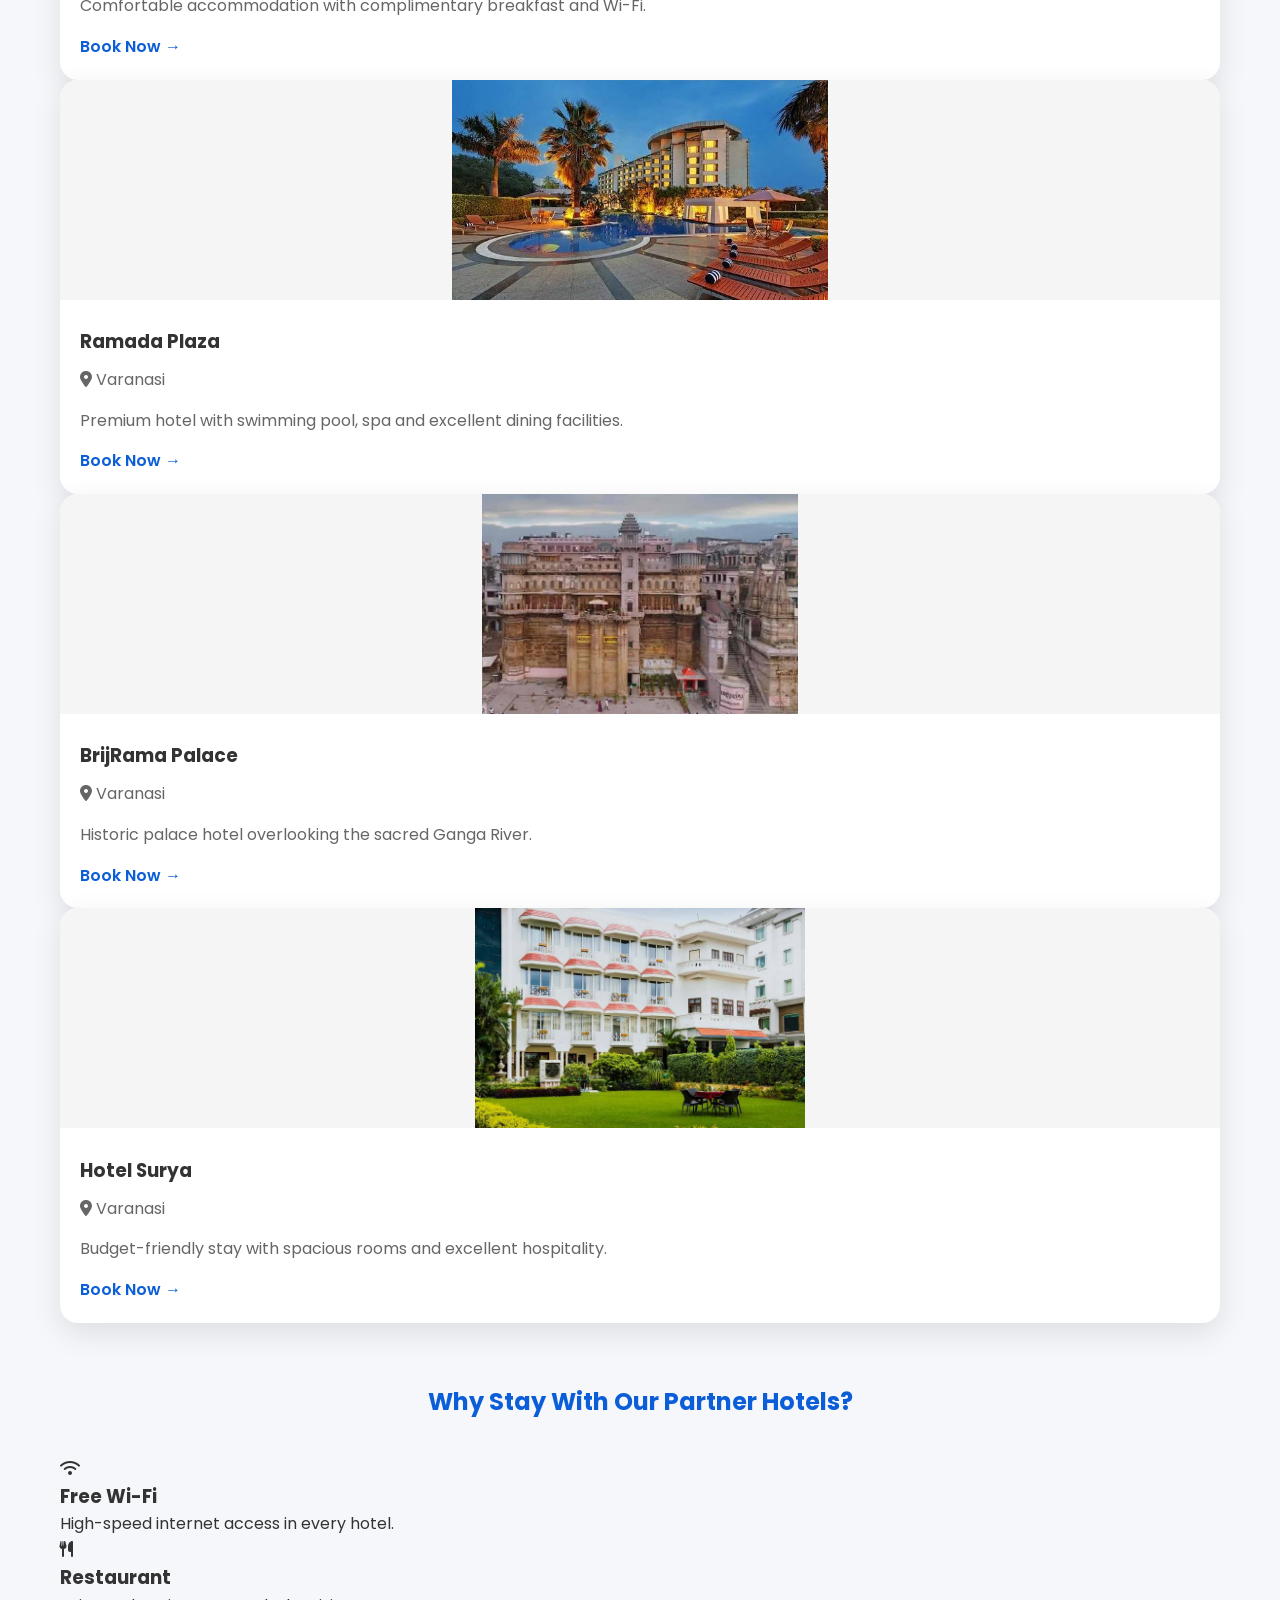
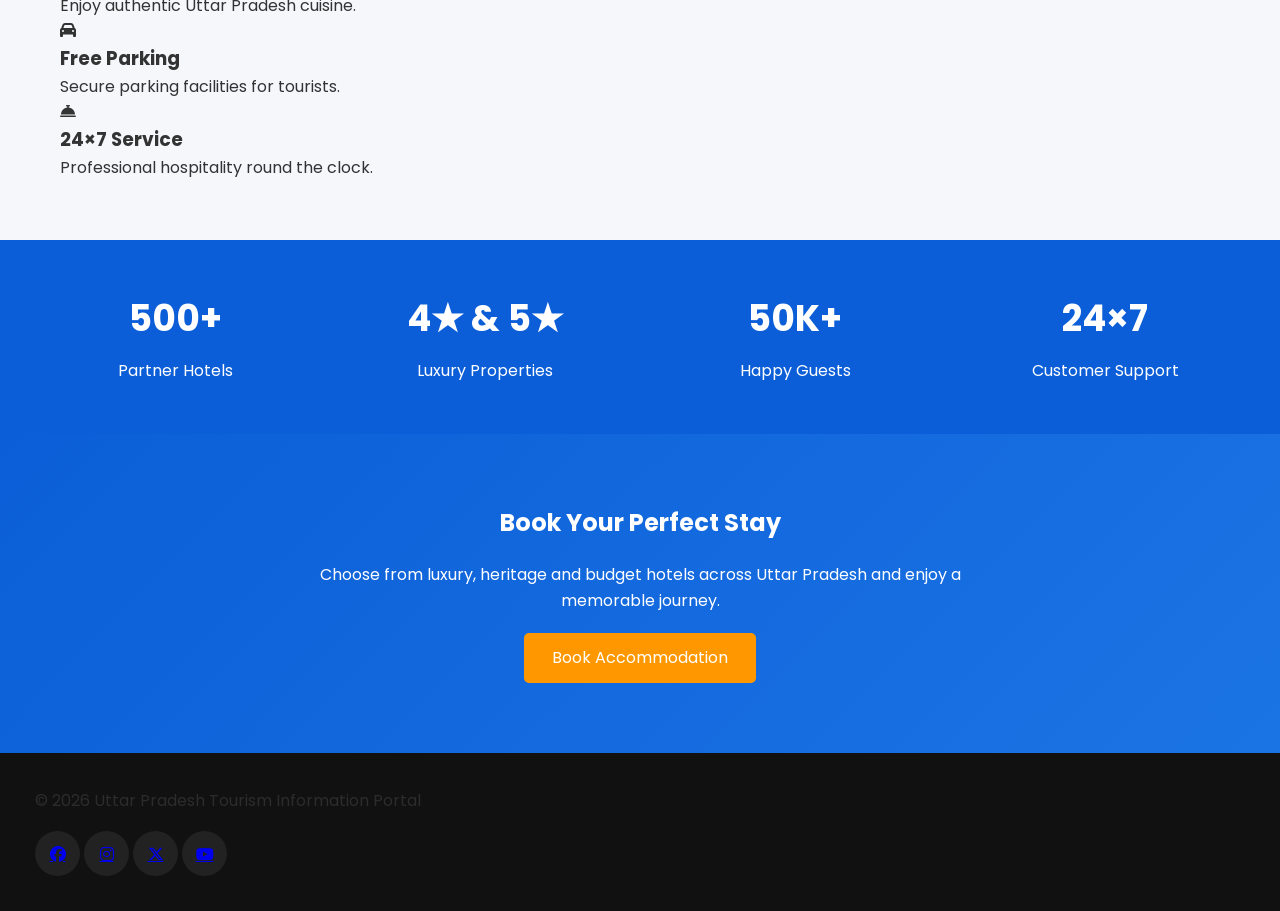
<file: hotels.html>
<!DOCTYPE html>
<html lang="en">

<head>

    <meta charset="UTF-8">
    <meta name="viewport" content="width=device-width, initial-scale=1.0">

    <title>Hotels | Uttar Pradesh Tourism</title>

    <link rel="stylesheet" href="css/style.css">

    <link rel="preconnect" href="https://fonts.googleapis.com">

    <link rel="preconnect" href="https://fonts.gstatic.com" crossorigin>

    <link href="https://fonts.googleapis.com/css2?family=Poppins:wght@300;400;500;600;700&display=swap"
        rel="stylesheet">

    <link rel="stylesheet"
        href="https://cdnjs.cloudflare.com/ajax/libs/font-awesome/6.7.1/css/all.min.css">

</head>

<body>

<header>

<nav>

<div class="logo">

<i class="fa-solid fa-hotel"></i>

<div>

<h2>UP Tourism</h2>

<small>Explore • Experience • Discover</small>

</div>

</div>

<ul>

<li><a href="index.html">Home</a></li>

<li><a href="attractions.html">Attractions</a></li>

<li><a href="hotels.html" class="active">Hotels</a></li>

<li><a href="guides.html">Travel Guide</a></li>

<li><a href="booking.html">Booking</a></li>

<li><a href="contact.html">Contact</a></li>

</ul>

</nav>

</header>

<!-- Hero -->

<section class="hero">

<div class="overlay"></div>

<div class="hero-content">

<span class="hero-tag">

Luxury • Comfort • Budget

</span>

<h1>Hotels & Accommodation</h1>

<p>

Choose from luxury resorts, heritage hotels and affordable stays across Uttar Pradesh.

</p>

</div>

</section>

<!-- Search -->

<section class="section">

<h2>Find Your Stay</h2>

<p class="section-text">

Search hotels by city or category.

</p>

<div class="search-box">

<input type="text"

id="hotelSearch"

placeholder="Search hotel...">

<button>

<i class="fa-solid fa-magnifying-glass"></i>

</button>

</div>

<div class="filter-buttons">

<button class="filter-btn active"

data-filter="all">

All

</button>

<button class="filter-btn"

data-filter="luxury">

Luxury

</button>

<button class="filter-btn"

data-filter="heritage">

Heritage

</button>

<button class="filter-btn"

data-filter="budget">

Budget

</button>

</div>

</section>

<!-- Hotels -->

<section class="section">

<div class="cards">

<!-- Hotel 1 -->

<div class="card hotel luxury">

<img src="images/itc-mughal.jpg" alt="ITC Mughal">

<div class="card-content">

<h3>ITC Mughal</h3>

<p><i class="fa-solid fa-location-dot"></i> Agra</p>

<p>★★★★★ Luxury hotel near the Taj Mahal with spa and fine dining.</p>

<a href="booking.html">Book Now →</a>

</div>

</div>

<!-- Hotel 2 -->

<div class="card hotel luxury">

<img src="images/oberoi.jpg" alt="The Oberoi Amarvilas">

<div class="card-content">

<h3>Oberoi Amarvilas</h3>

<p><i class="fa-solid fa-location-dot"></i> Agra</p>

<p>★★★★★ Premium suites with breathtaking Taj Mahal views.</p>

<a href="booking.html">Book Now →</a>

</div>

</div>

<!-- Hotel 3 -->

<div class="card hotel heritage">

<img src="images/clarks.jpg" alt="Clarks Avadh">

<div class="card-content">

<h3>Clarks Avadh</h3>

<p><i class="fa-solid fa-location-dot"></i> Lucknow</p>

<p>Elegant heritage-style hotel in the heart of Lucknow.</p>

<a href="booking.html">Book Now →</a>

</div>

</div>

<!-- Hotel 4 -->

<div class="card hotel luxury">

<img src="images/taj-ganges.jpg" alt="Taj Ganges">

<div class="card-content">

<h3>Taj Ganges</h3>

<p><i class="fa-solid fa-location-dot"></i> Varanasi</p>

<p>Luxury accommodation close to Kashi Vishwanath Temple.</p>

<a href="booking.html">Book Now →</a>

</div>

</div>

<!-- Hotel 5 -->

<div class="card hotel budget">

<img src="images/ginger.jpg" alt="Ginger Hotel">

<div class="card-content">

<h3>Ginger Hotel</h3>

<p><i class="fa-solid fa-location-dot"></i> Noida</p>

<p>Affordable stay with modern amenities.</p>

<a href="booking.html">Book Now →</a>

</div>

</div>

<!-- Hotel 6 -->

<div class="card hotel budget">

<img src="images/treebo.jpg" alt="Treebo">

<div class="card-content">

<h3>Treebo Trend</h3>

<p><i class="fa-solid fa-location-dot"></i> Prayagraj</p>

<p>Comfortable rooms at budget-friendly prices.</p>

<a href="booking.html">Book Now →</a>

</div>

</div>

</div>

</section>
<!-- ================= More Hotels ================= -->

<section class="section">

    <div class="cards">

        <!-- Hotel 7 -->

        <div class="card hotel luxury">

            <img src="images/radisson.jpg" alt="Radisson Hotel">

            <div class="card-content">

                <h3>Radisson Hotel</h3>

                <p><i class="fa-solid fa-location-dot"></i> Lucknow</p>

                <p>
                    Modern luxury hotel featuring premium rooms,
                    rooftop dining and conference facilities.
                </p>

                <a href="booking.html">Book Now →</a>

            </div>

        </div>

        <!-- Hotel 8 -->

        <div class="card hotel heritage">

            <img src="images/lebua.jpg" alt="Lebua Hotel">

            <div class="card-content">

                <h3>Lebua Lucknow</h3>

                <p><i class="fa-solid fa-location-dot"></i> Lucknow</p>

                <p>
                    Heritage-inspired boutique hotel blending
                    royal elegance with modern comfort.
                </p>

                <a href="booking.html">Book Now →</a>

            </div>

        </div>

        <!-- Hotel 9 -->

        <div class="card hotel budget">

            <img src="images/fabhotel.jpg" alt="FabHotel">

            <div class="card-content">

                <h3>FabHotel Prime</h3>

                <p><i class="fa-solid fa-location-dot"></i> Kanpur</p>

                <p>
                    Comfortable accommodation with complimentary
                    breakfast and Wi-Fi.
                </p>

                <a href="booking.html">Book Now →</a>

            </div>

        </div>

        <!-- Hotel 10 -->

        <div class="card hotel luxury">

            <img src="images/ramada.jpg" alt="Ramada Plaza">

            <div class="card-content">

                <h3>Ramada Plaza</h3>

                <p><i class="fa-solid fa-location-dot"></i> Varanasi</p>

                <p>
                    Premium hotel with swimming pool,
                    spa and excellent dining facilities.
                </p>

                <a href="booking.html">Book Now →</a>

            </div>

        </div>

        <!-- Hotel 11 -->

        <div class="card hotel heritage">

            <img src="images/brijrama.jpg" alt="BrijRama Palace">

            <div class="card-content">

                <h3>BrijRama Palace</h3>

                <p><i class="fa-solid fa-location-dot"></i> Varanasi</p>

                <p>
                    Historic palace hotel overlooking
                    the sacred Ganga River.
                </p>

                <a href="booking.html">Book Now →</a>

            </div>

        </div>

        <!-- Hotel 12 -->

        <div class="card hotel budget">

            <img src="images/hotel-surya.jpg" alt="Hotel Surya">

            <div class="card-content">

                <h3>Hotel Surya</h3>

                <p><i class="fa-solid fa-location-dot"></i> Varanasi</p>

                <p>
                    Budget-friendly stay with spacious rooms
                    and excellent hospitality.
                </p>

                <a href="booking.html">Book Now →</a>

            </div>

        </div>

    </div>

</section>

<!-- ================= Amenities ================= -->

<section class="section why">

    <h2>Why Stay With Our Partner Hotels?</h2>

    <div class="features">

        <div class="feature">

            <i class="fa-solid fa-wifi"></i>

            <h3>Free Wi-Fi</h3>

            <p>High-speed internet access in every hotel.</p>

        </div>

        <div class="feature">

            <i class="fa-solid fa-utensils"></i>

            <h3>Restaurant</h3>

            <p>Enjoy authentic Uttar Pradesh cuisine.</p>

        </div>

        <div class="feature">

            <i class="fa-solid fa-car"></i>

            <h3>Free Parking</h3>

            <p>Secure parking facilities for tourists.</p>

        </div>

        <div class="feature">

            <i class="fa-solid fa-bell-concierge"></i>

            <h3>24×7 Service</h3>

            <p>Professional hospitality round the clock.</p>

        </div>

    </div>

</section>

<!-- ================= Statistics ================= -->

<section class="stats">

    <div>

        <h2>500+</h2>

        <p>Partner Hotels</p>

    </div>

    <div>

        <h2>4★ & 5★</h2>

        <p>Luxury Properties</p>

    </div>

    <div>

        <h2>50K+</h2>

        <p>Happy Guests</p>

    </div>

    <div>

        <h2>24×7</h2>

        <p>Customer Support</p>

    </div>

</section>

<!-- ================= CTA ================= -->

<section class="newsletter">

    <h2>Book Your Perfect Stay</h2>

    <p>

        Choose from luxury, heritage and budget hotels across
        Uttar Pradesh and enjoy a memorable journey.

    </p>

    <a href="booking.html" class="btn">

        Book Accommodation

    </a>

</section>

<!-- ================= Footer ================= -->

<footer>

    <p>

        © 2026 Uttar Pradesh Tourism Information Portal

    </p>

    <div class="social">

        <a href="#"><i class="fab fa-facebook"></i></a>

        <a href="#"><i class="fab fa-instagram"></i></a>

        <a href="#"><i class="fab fa-x-twitter"></i></a>

        <a href="#"><i class="fab fa-youtube"></i></a>

    </div>

</footer>

<button id="topBtn" onclick="topFunction()">

    <i class="fa-solid fa-arrow-up"></i>

</button>

<script src="js/script.js"></script>

</body>

</html>
</file>
<file: css/style.css>
/* ===========================
   Uttar Pradesh Tourism Portal
   Main Stylesheet
=========================== */

/* Google Font */
@import url('https://fonts.googleapis.com/css2?family=Poppins:wght@300;400;500;600;700;800&display=swap');

/* Reset */
*{
    margin:0;
    padding:0;
    box-sizing:border-box;
    font-family:'Poppins',sans-serif;
}

html{
    scroll-behavior:smooth;
}

body{
    background:#f5f7fb;
    color:#333;
    line-height:1.6;
}

/* ---------------- Navbar ---------------- */

header{
    position:sticky;
    top:0;
    z-index:1000;
    background:#0b5ed7;
    box-shadow:0 5px 15px rgba(0,0,0,.15);
}

nav{
    max-width:1200px;
    margin:auto;
    display:flex;
    justify-content:space-between;
    align-items:center;
    padding:15px 25px;
}

.logo{
    display:flex;
    align-items:center;
    gap:15px;
    color:white;
}

.logo i{
    font-size:42px;
    color:#ffd54f;
}

.logo h2{
    font-size:32px;
    font-weight:700;
}

.logo small{
    color:#e8f0ff;
    font-size:14px;
}

nav ul{
    display:flex;
    align-items:center;
    list-style:none;
    gap:28px;
    margin:0;
    padding:0;
}

nav ul li{
    margin:0;
}

nav ul li a{
    color:white;
    text-decoration:none;
    font-weight:500;
    padding:8px 15px;
    border-radius:30px;
    transition:.3s;
}

nav ul li a:hover,
nav ul li a.active{
    background:#ffffff;
    color:#0b5ed7;
}
/* ---------------- Hero ---------------- */

.hero{

    position:relative;
    height:70vh;

    background:url("../images/hero1.jpg")
    center center/cover no-repeat;

    display:flex;
    justify-content:center;
    align-items:center;
    text-align:center;

    overflow:hidden;

}

.overlay{

    position:absolute;
    inset:0;
    background:linear-gradient(rgba(0,0,0,.55),
    rgba(0,0,0,.55));

}

.hero-content{

    position:relative;
    z-index:2;
    max-width:750px;
    color:white;

}

.hero-tag{

    display:inline-block;
    background:rgba(255,255,255,.2);
    padding:8px 18px;
    border-radius:30px;
    margin-bottom:20px;
    font-size:14px;
    backdrop-filter:blur(5px);

}

.hero h1{
    font-size:64px;
    font-weight:800;
    line-height:1.2;
}

.hero p{
    font-size:20px;
    color:#f1f1f1;
}

.hero-buttons{

    margin-top:20px;

}

.hero-content{
    animation:fadeUp 1s ease;
}

@keyframes fadeUp{

    from{
        opacity:0;
        transform:translateY(50px);
    }

    to{
        opacity:1;
        transform:translateY(0);
    }

}

/* Search */

.search-box{
    display:flex;
    justify-content:center;
    margin-bottom:25px;
}

.search-box input{

    width:320px;
    padding:12px;
    border:none;
    border-radius:5px 0 0 5px;
    outline:none;

}

.search-box button{

    background:#ff9800;
    color:#fff;
    border:none;
    padding:12px 18px;
    cursor:pointer;
    border-radius:0 5px 5px 0;

}

.search-box button:hover{

    background:#e68900;

}

/* Button */

.btn{

    display:inline-block;
    background:#ff9800;
    color:white;
    padding:12px 28px;
    text-decoration:none;
    border-radius:5px;
    transition:.3s;

}

.btn:hover{

    background:#e68900;
    transform:translateY(-2px);

}

.btn-outline{

    background:transparent;
    border:2px solid white;
    margin-left:15px;

}

.btn-outline:hover{

    background:white;
    color:#0b5ed7;

}
/* ---------------- Sections ---------------- */

.section{

    max-width:1200px;
    margin:60px auto;
    padding:0 20px;

}

.section h2{

    text-align:center;
    color:#0b5ed7;
    margin-bottom:35px;

}
.section-text{

    text-align:center;

    max-width:700px;

    margin:0 auto 40px;

    color:#666;

}

/* ---------------- Cards ---------------- */

.card{

    background:white;
    border-radius:18px;
    overflow:hidden;

    transition:.4s;

    box-shadow:0 10px 30px rgba(0,0,0,.1);

}

.card:hover{

    transform:translateY(-12px);

    box-shadow:0 20px 45px rgba(0,0,0,.2);

}

.card img{

    height:220px;
    width:100%;
    object-fit:cover;

    transition:.4s;

}

.card:hover img{

    transform:scale(1.08);

}

.card-content{

    padding:20px;

}

.card-content h3{

    margin-bottom:10px;

}

.card-content p{

    color:#666;
    margin-bottom:15px;

}

.card-content a{

    color:#0b5ed7;
    font-weight:600;
    text-decoration:none;

}

.card{
    cursor:pointer;
}

.card img{
    transition:.4s;
}

.card:hover img{
    transform:scale(1.08);
}

/* ---------------- Features ---------------- */

.feature{
    transition:.35s;
}

.feature:hover{
    transform:translateY(-12px);
    box-shadow:0 15px 35px rgba(0,0,0,.15);
}

.feature i{

    transition:.3s;

}

.feature:hover i{

    transform:rotate(10deg) scale(1.15);

}

/* ---------------- Statistics ---------------- */

.stats{

    background:#0b5ed7;
    color:white;
    display:grid;
    grid-template-columns:repeat(auto-fit,minmax(200px,1fr));
    text-align:center;
    padding:50px 20px;
    margin-top:60px;

}

.stats h2{

    font-size:36px;

}

.stats p{

    margin-top:10px;

}
.stat-box{

    padding:25px;

}

.stat-box h2{

    font-size:48px;

    margin-bottom:10px;

}

/* ---------------- Footer ---------------- */

footer{

    background:#111;

    padding:35px;

}

footer p{

    opacity:.8;

}

.social{

    margin-top:18px;

}

.social a{

    display:inline-flex;

    justify-content:center;

    align-items:center;

    width:45px;

    height:45px;

    background:#222;

    border-radius:50%;

}

.social a:hover{

    transform:translateY(-5px);

}

/* ---------------- Responsive ---------------- */

@media(max-width:768px){

nav{

flex-direction:column;

}

nav ul{

margin-top:15px;
flex-wrap:wrap;
justify-content:center;

}

nav ul li{

margin:8px 10px;

}

.hero h1{

font-size:36px;

}

.hero p{

font-size:16px;

}

.search-box{

flex-direction:column;
align-items:center;

}

.search-box input{

width:100%;
max-width:320px;
border-radius:5px;
margin-bottom:10px;

}

.search-box button{

border-radius:5px;
width:120px;

}

}
#topBtn{
    position:fixed;
    bottom:20px;
    right:20px;
    background:#0b5ed7;
    color:white;
    border:none;
    padding:12px 16px;
    font-size:20px;
    border-radius:50%;
    cursor:pointer;
    display:none;
    box-shadow:0 4px 10px rgba(0,0,0,.3);
}

#topBtn:hover{
    background:#ff9800;
}

.newsletter{

    background:linear-gradient(135deg,#0b5ed7,#1b74e4);

    color:white;

    text-align:center;

    padding:70px 20px;

}

.newsletter p{

    margin:20px auto;

    max-width:650px;

}

.newsletter-box{

    display:flex;

    justify-content:center;

    flex-wrap:wrap;

    gap:10px;

    margin-top:30px;

}

.newsletter-box input{

    width:330px;

    padding:14px;

    border:none;

    border-radius:6px;

    outline:none;

}

.newsletter-box button{

    padding:14px 30px;

    border:none;

    background:#ff9800;

    color:white;

    cursor:pointer;

    border-radius:6px;

    transition:.3s;

}

.newsletter-box button:hover{

    background:#e68900;

}

.fade{

    opacity:0;

    transform:translateY(40px);

    transition:all .8s ease;

}

.fade.show{

    opacity:1;

    transform:translateY(0);

}
.admin-table{

    width:100%;

    border-collapse:collapse;

    background:#fff;

    border-radius:10px;

    overflow:hidden;

    box-shadow:0 5px 15px rgba(0,0,0,.1);

}

.admin-table th{

    background:#0b5ed7;

    color:#fff;

    padding:15px;

    text-align:left;

}

.admin-table td{

    padding:15px;

    border-bottom:1px solid #eee;

}

.admin-table tr:hover{

    background:#f5f7fb;

}

.status{

    padding:6px 12px;

    border-radius:20px;

    font-size:13px;

    font-weight:600;

}

.confirmed{

    background:#d4edda;

    color:#155724;

}

.pending{

    background:#fff3cd;

    color:#856404;

}

.cancelled{

    background:#f8d7da;

    color:#721c24;

}
/* ================= Admin Login ================= */

.login-page{

height:100vh;

display:flex;

justify-content:center;

align-items:center;

background:linear-gradient(rgba(0,0,0,.55),rgba(0,0,0,.55)),
url("../images/tajmahal.jpg") center/cover;

}

.login-box{

width:400px;

background:rgba(255,255,255,.95);

padding:40px;

border-radius:20px;

text-align:center;

box-shadow:0 20px 40px rgba(0,0,0,.25);

backdrop-filter:blur(8px);

}

.login-icon{

width:90px;

height:90px;

margin:auto;

border-radius:50%;

background:#0b5ed7;

display:flex;

align-items:center;

justify-content:center;

color:white;

font-size:40px;

margin-bottom:20px;

}

.login-box h1{

color:#0b5ed7;

margin-bottom:5px;

}

.login-box p{

margin-bottom:30px;

color:#666;

}

.input-box{

display:flex;

align-items:center;

background:#f5f5f5;

border-radius:30px;

padding:0 15px;

margin-bottom:20px;

border:1px solid #ddd;

}

.input-box i{

color:#0b5ed7;

margin-right:10px;

}

.input-box input{

width:100%;

padding:14px;

border:none;

background:none;

outline:none;

font-size:15px;

}

.input-box:focus-within{

border-color:#0b5ed7;

box-shadow:0 0 10px rgba(11,94,215,.25);

}

.remember{

text-align:left;

margin-bottom:20px;

font-size:14px;

}

.login-btn{

width:100%;

padding:14px;

border:none;

border-radius:30px;

background:#0b5ed7;

color:white;

font-size:17px;

font-weight:600;

cursor:pointer;

transition:.3s;

}

.login-btn:hover{

background:#0849a6;

transform:translateY(-3px);

}

.back-home{

display:block;

margin-top:20px;

text-decoration:none;

color:#0b5ed7;

font-weight:600;

}

.back-home:hover{

color:#ff9800;

}
.card img{

    width:100%;

    height:220px;

    object-fit:contain;

    background:#f5f5f5;

}
</file>
